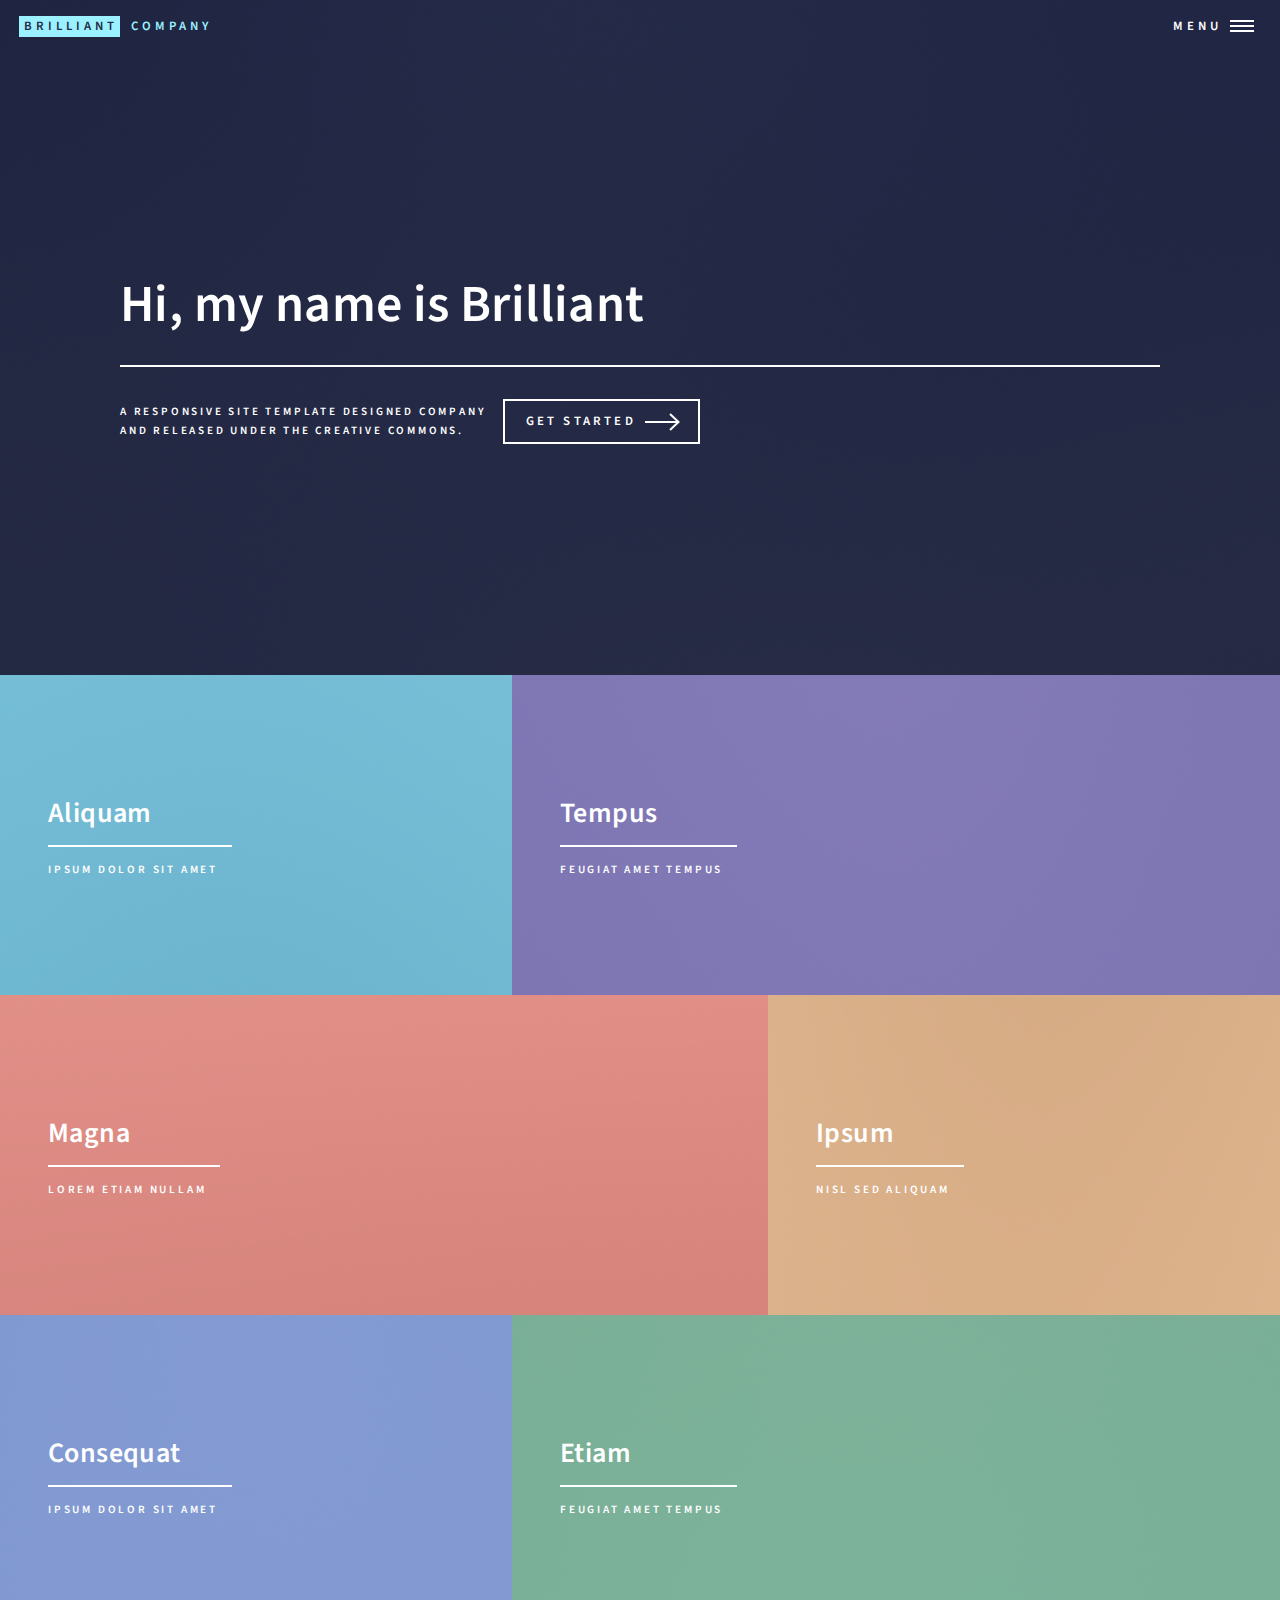
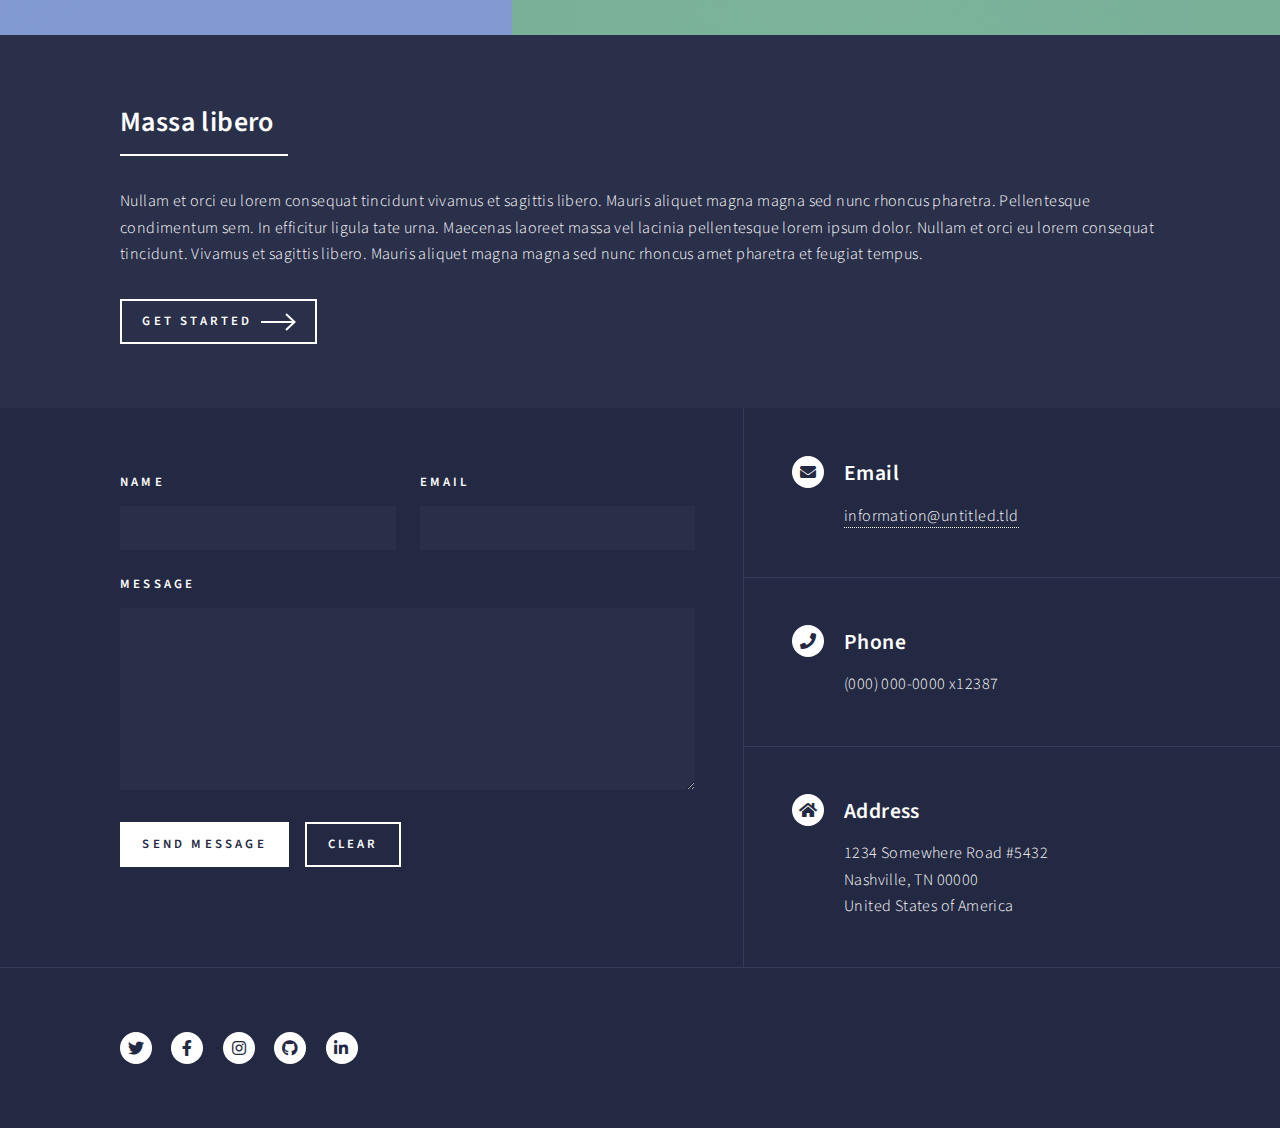
<file: html5up-forty/index.html>
<!DOCTYPE HTML>

<html>
	<head>
		<title>Standard Boilerplate</title>
		<meta charset="utf-8" />
		<meta name="viewport" content="width=device-width, initial-scale=1, user-scalable=no" />
		<link rel="stylesheet" href="assets/css/main.css" />
		<noscript><link rel="stylesheet" href="assets/css/noscript.css" /></noscript>
	</head>
	<body class="is-preload">

		<!-- Wrapper -->
			<div id="wrapper">

				<!-- Header -->
					<header id="header" class="alt">
						<a href="index.html" class="logo"><strong>Brilliant</strong> <span>Company</span></a>
						<nav>
							<a href="#menu">Menu</a>
						</nav>
					</header>

				<!-- Menu -->
					<nav id="menu">
						<ul class="links">
							<li><a href="index.html">Home</a></li>
							<li><a href="landing.html">Landing</a></li>
							<li><a href="generic.html">Generic</a></li>
							<li><a href="elements.html">Elements</a></li>
						</ul>
						<ul class="actions stacked">
							<li><a href="#" class="button primary fit">Get Started</a></li>
							<li><a href="#" class="button fit">Log In</a></li>
						</ul>
					</nav>

				<!-- Banner -->
					<section id="banner" class="major">
						<div class="inner">
							<header class="major">
								<h1>Hi, my name is Brilliant</h1>
							</header>
							<div class="content">
								<p>A responsive site template designed Company<br />
								and released under the Creative Commons.</p>
								<ul class="actions">
									<li><a href="#one" class="button next scrolly">Get Started</a></li>
								</ul>
							</div>
						</div>
					</section>

				<!-- Main -->
					<div id="main">

						<!-- One -->
							<section id="one" class="tiles">
								<article>
									<span class="image">
										<img src="images/pic01.jpg" alt="" />
									</span>
									<header class="major">
										<h3><a href="landing.html" class="link">Aliquam</a></h3>
										<p>Ipsum dolor sit amet</p>
									</header>
								</article>
								<article>
									<span class="image">
										<img src="images/pic02.jpg" alt="" />
									</span>
									<header class="major">
										<h3><a href="landing.html" class="link">Tempus</a></h3>
										<p>feugiat amet tempus</p>
									</header>
								</article>
								<article>
									<span class="image">
										<img src="images/pic03.jpg" alt="" />
									</span>
									<header class="major">
										<h3><a href="landing.html" class="link">Magna</a></h3>
										<p>Lorem etiam nullam</p>
									</header>
								</article>
								<article>
									<span class="image">
										<img src="images/pic04.jpg" alt="" />
									</span>
									<header class="major">
										<h3><a href="landing.html" class="link">Ipsum</a></h3>
										<p>Nisl sed aliquam</p>
									</header>
								</article>
								<article>
									<span class="image">
										<img src="images/pic05.jpg" alt="" />
									</span>
									<header class="major">
										<h3><a href="landing.html" class="link">Consequat</a></h3>
										<p>Ipsum dolor sit amet</p>
									</header>
								</article>
								<article>
									<span class="image">
										<img src="images/pic06.jpg" alt="" />
									</span>
									<header class="major">
										<h3><a href="landing.html" class="link">Etiam</a></h3>
										<p>Feugiat amet tempus</p>
									</header>
								</article>
							</section>

						<!-- Two -->
							<section id="two">
								<div class="inner">
									<header class="major">
										<h2>Massa libero</h2>
									</header>
									<p>Nullam et orci eu lorem consequat tincidunt vivamus et sagittis libero. Mauris aliquet magna magna sed nunc rhoncus pharetra. Pellentesque condimentum sem. In efficitur ligula tate urna. Maecenas laoreet massa vel lacinia pellentesque lorem ipsum dolor. Nullam et orci eu lorem consequat tincidunt. Vivamus et sagittis libero. Mauris aliquet magna magna sed nunc rhoncus amet pharetra et feugiat tempus.</p>
									<ul class="actions">
										<li><a href="landing.html" class="button next">Get Started</a></li>
									</ul>
								</div>
							</section>

					</div>

				<!-- Contact -->
					<section id="contact">
						<div class="inner">
							<section>
								<form method="post" action="#">
									<div class="fields">
										<div class="field half">
											<label for="name">Name</label>
											<input type="text" name="name" id="name" />
										</div>
										<div class="field half">
											<label for="email">Email</label>
											<input type="text" name="email" id="email" />
										</div>
										<div class="field">
											<label for="message">Message</label>
											<textarea name="message" id="message" rows="6"></textarea>
										</div>
									</div>
									<ul class="actions">
										<li><input type="submit" value="Send Message" class="primary" /></li>
										<li><input type="reset" value="Clear" /></li>
									</ul>
								</form>
							</section>
							<section class="split">
								<section>
									<div class="contact-method">
										<span class="icon solid alt fa-envelope"></span>
										<h3>Email</h3>
										<a href="#">information@untitled.tld</a>
									</div>
								</section>
								<section>
									<div class="contact-method">
										<span class="icon solid alt fa-phone"></span>
										<h3>Phone</h3>
										<span>(000) 000-0000 x12387</span>
									</div>
								</section>
								<section>
									<div class="contact-method">
										<span class="icon solid alt fa-home"></span>
										<h3>Address</h3>
										<span>1234 Somewhere Road #5432<br />
										Nashville, TN 00000<br />
										United States of America</span>
									</div>
								</section>
							</section>
						</div>
					</section>

				<!-- Footer -->
					<footer id="footer">
						<div class="inner">
							<ul class="icons">
								<li><a href="#" class="icon brands alt fa-twitter"><span class="label">Twitter</span></a></li>
								<li><a href="#" class="icon brands alt fa-facebook-f"><span class="label">Facebook</span></a></li>
								<li><a href="#" class="icon brands alt fa-instagram"><span class="label">Instagram</span></a></li>
								<li><a href="#" class="icon brands alt fa-github"><span class="label">GitHub</span></a></li>
								<li><a href="#" class="icon brands alt fa-linkedin-in"><span class="label">LinkedIn</span></a></li>
							</ul>
						</div>
					</footer>

			</div>

		<!-- Scripts -->
			<script src="assets/js/jquery.min.js"></script>
			<script src="assets/js/jquery.scrolly.min.js"></script>
			<script src="assets/js/jquery.scrollex.min.js"></script>
			<script src="assets/js/browser.min.js"></script>
			<script src="assets/js/breakpoints.min.js"></script>
			<script src="assets/js/util.js"></script>
			<script src="assets/js/main.js"></script>

	</body>
</html>
</file>
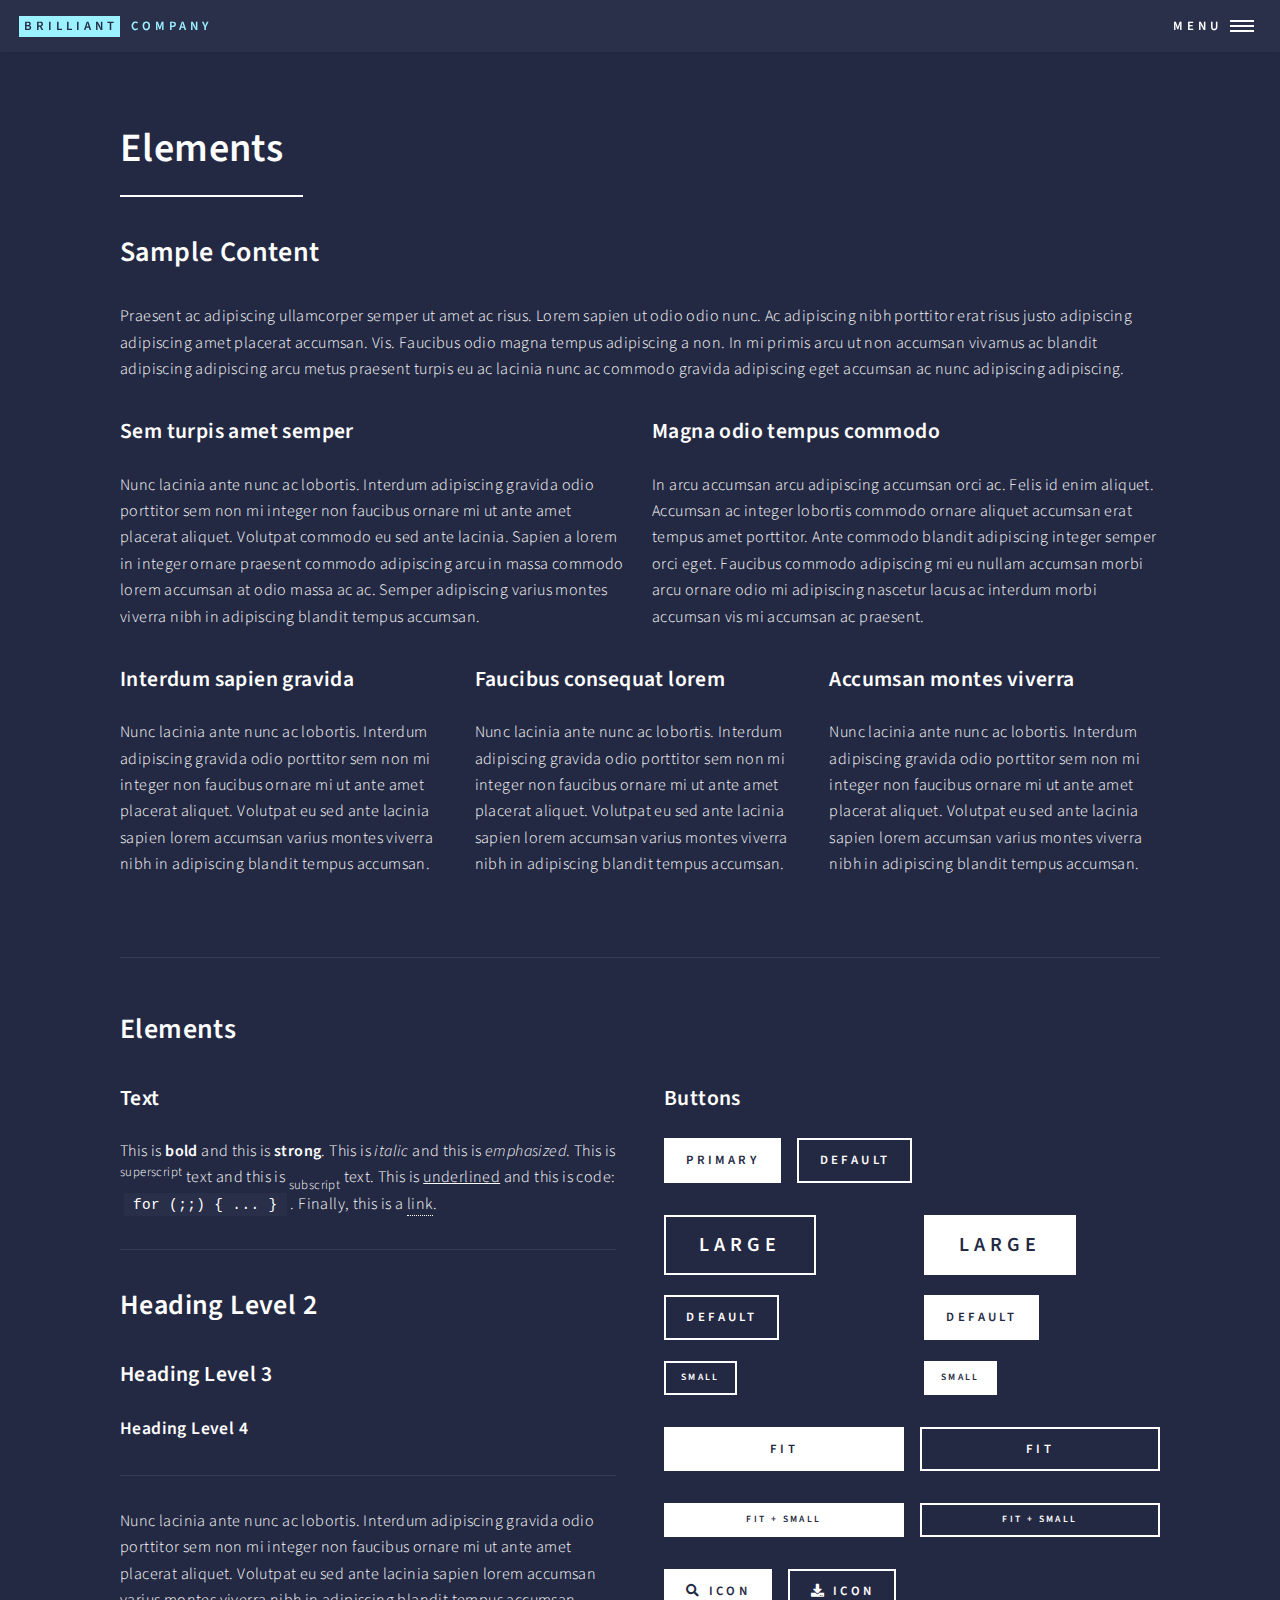
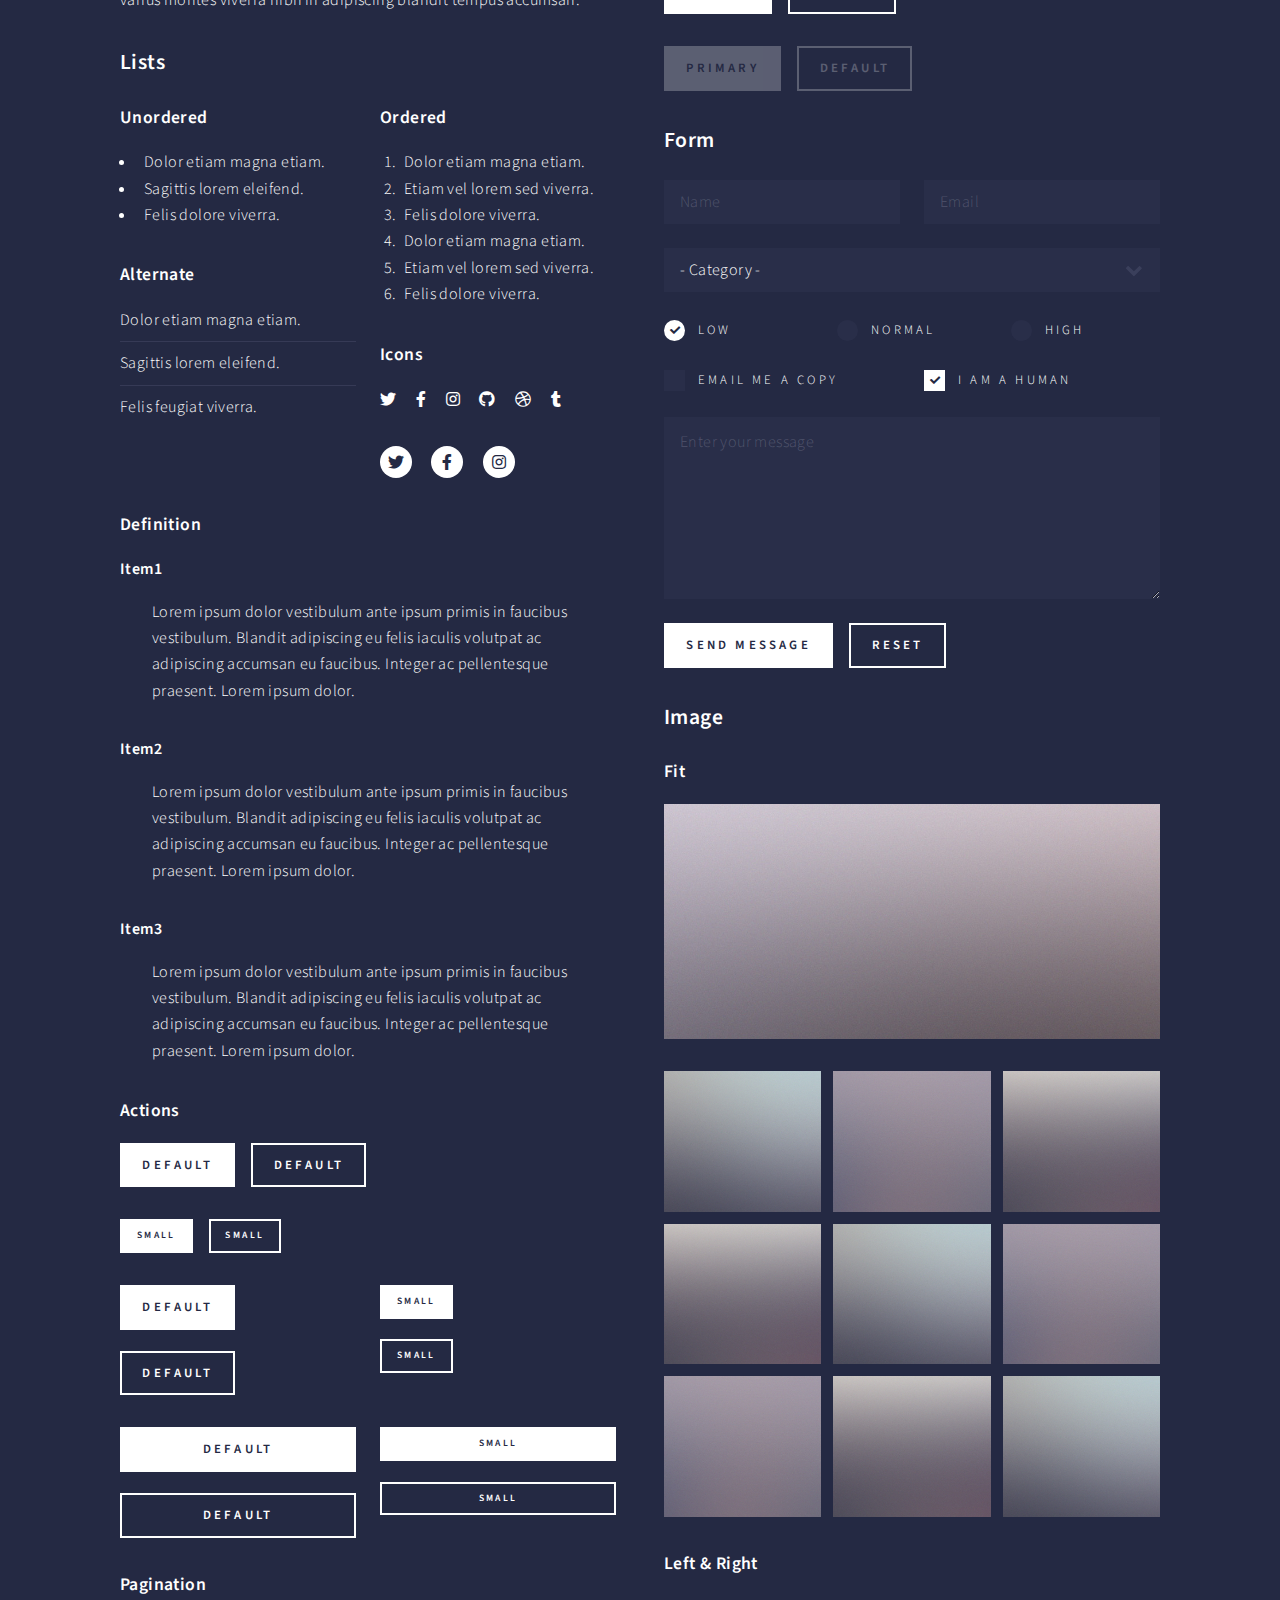
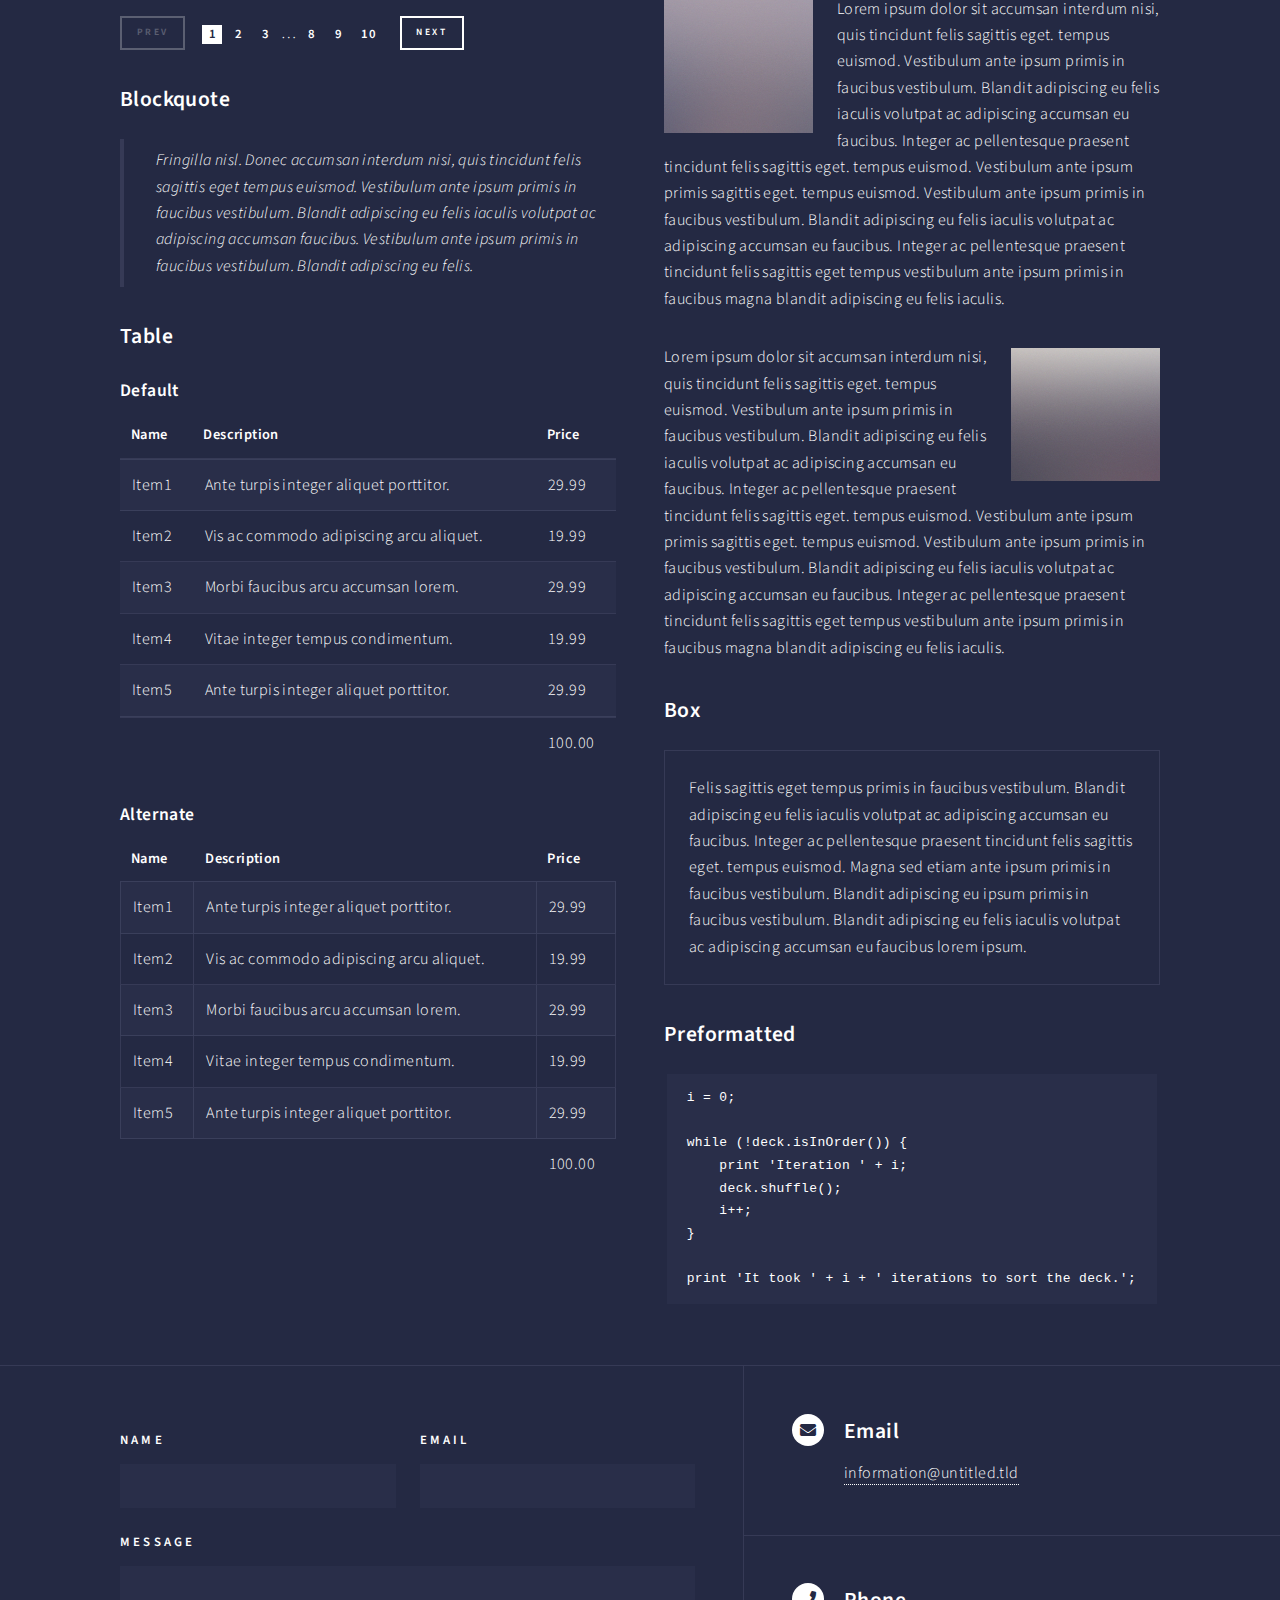
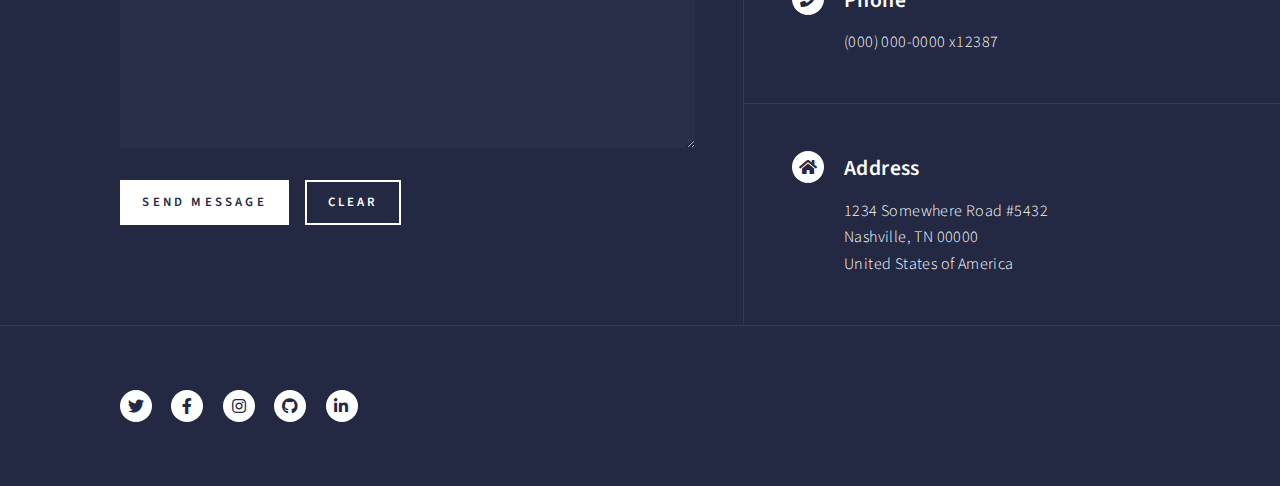
<file: html5up-forty/elements.html>
<!DOCTYPE HTML>

<html>
	<head>
		<title>Elements - Standard Boilerplate</title>
		<meta charset="utf-8" />
		<meta name="viewport" content="width=device-width, initial-scale=1, user-scalable=no" />
		<link rel="stylesheet" href="assets/css/main.css" />
		<noscript><link rel="stylesheet" href="assets/css/noscript.css" /></noscript>
	</head>
	<body class="is-preload">

		<!-- Wrapper -->
			<div id="wrapper">

				<!-- Header -->
					<header id="header">
						<a href="index.html" class="logo"><strong>Brilliant</strong> <span>Company</span></a>
						<nav>
							<a href="#menu">Menu</a>
						</nav>
					</header>

				<!-- Menu -->
					<nav id="menu">
						<ul class="links">
							<li><a href="index.html">Home</a></li>
							<li><a href="landing.html">Landing</a></li>
							<li><a href="generic.html">Generic</a></li>
							<li><a href="elements.html">Elements</a></li>
						</ul>
						<ul class="actions stacked">
							<li><a href="#" class="button primary fit">Get Started</a></li>
							<li><a href="#" class="button fit">Log In</a></li>
						</ul>
					</nav>

				<!-- Main -->
					<div id="main" class="alt">

						<!-- One -->
							<section id="one">
								<div class="inner">
									<header class="major">
										<h1>Elements</h1>
									</header>

									<!-- Content -->
										<h2 id="content">Sample Content</h2>
										<p>Praesent ac adipiscing ullamcorper semper ut amet ac risus. Lorem sapien ut odio odio nunc. Ac adipiscing nibh porttitor erat risus justo adipiscing adipiscing amet placerat accumsan. Vis. Faucibus odio magna tempus adipiscing a non. In mi primis arcu ut non accumsan vivamus ac blandit adipiscing adipiscing arcu metus praesent turpis eu ac lacinia nunc ac commodo gravida adipiscing eget accumsan ac nunc adipiscing adipiscing.</p>
										<div class="row">
											<div class="col-6 col-12-small">
												<h3>Sem turpis amet semper</h3>
												<p>Nunc lacinia ante nunc ac lobortis. Interdum adipiscing gravida odio porttitor sem non mi integer non faucibus ornare mi ut ante amet placerat aliquet. Volutpat commodo eu sed ante lacinia. Sapien a lorem in integer ornare praesent commodo adipiscing arcu in massa commodo lorem accumsan at odio massa ac ac. Semper adipiscing varius montes viverra nibh in adipiscing blandit tempus accumsan.</p>
											</div>
											<div class="col-6 col-12-small">
												<h3>Magna odio tempus commodo</h3>
												<p>In arcu accumsan arcu adipiscing accumsan orci ac. Felis id enim aliquet. Accumsan ac integer lobortis commodo ornare aliquet accumsan erat tempus amet porttitor. Ante commodo blandit adipiscing integer semper orci eget. Faucibus commodo adipiscing mi eu nullam accumsan morbi arcu ornare odio mi adipiscing nascetur lacus ac interdum morbi accumsan vis mi accumsan ac praesent.</p>
											</div>
											<!-- Break -->
											<div class="col-4 col-12-medium">
												<h3>Interdum sapien gravida</h3>
												<p>Nunc lacinia ante nunc ac lobortis. Interdum adipiscing gravida odio porttitor sem non mi integer non faucibus ornare mi ut ante amet placerat aliquet. Volutpat eu sed ante lacinia sapien lorem accumsan varius montes viverra nibh in adipiscing blandit tempus accumsan.</p>
											</div>
											<div class="col-4 col-12-medium">
												<h3>Faucibus consequat lorem</h3>
												<p>Nunc lacinia ante nunc ac lobortis. Interdum adipiscing gravida odio porttitor sem non mi integer non faucibus ornare mi ut ante amet placerat aliquet. Volutpat eu sed ante lacinia sapien lorem accumsan varius montes viverra nibh in adipiscing blandit tempus accumsan.</p>
											</div>
											<div class="col-4 col-12-medium">
												<h3>Accumsan montes viverra</h3>
												<p>Nunc lacinia ante nunc ac lobortis. Interdum adipiscing gravida odio porttitor sem non mi integer non faucibus ornare mi ut ante amet placerat aliquet. Volutpat eu sed ante lacinia sapien lorem accumsan varius montes viverra nibh in adipiscing blandit tempus accumsan.</p>
											</div>
										</div>

									<hr class="major" />

									<!-- Elements -->
										<h2 id="elements">Elements</h2>
										<div class="row gtr-200">
											<div class="col-6 col-12-medium">

												<!-- Text stuff -->
													<h3>Text</h3>
													<p>This is <b>bold</b> and this is <strong>strong</strong>. This is <i>italic</i> and this is <em>emphasized</em>.
													This is <sup>superscript</sup> text and this is <sub>subscript</sub> text.
													This is <u>underlined</u> and this is code: <code>for (;;) { ... }</code>.
													Finally, this is a <a href="#">link</a>.</p>
													<hr />
													<h2>Heading Level 2</h2>
													<h3>Heading Level 3</h3>
													<h4>Heading Level 4</h4>
													<hr />
													<p>Nunc lacinia ante nunc ac lobortis. Interdum adipiscing gravida odio porttitor sem non mi integer non faucibus ornare mi ut ante amet placerat aliquet. Volutpat eu sed ante lacinia sapien lorem accumsan varius montes viverra nibh in adipiscing blandit tempus accumsan.</p>

												<!-- Lists -->
													<h3>Lists</h3>
													<div class="row">
														<div class="col-6 col-12-small">

															<h4>Unordered</h4>
															<ul>
																<li>Dolor etiam magna etiam.</li>
																<li>Sagittis lorem eleifend.</li>
																<li>Felis dolore viverra.</li>
															</ul>

															<h4>Alternate</h4>
															<ul class="alt">
																<li>Dolor etiam magna etiam.</li>
																<li>Sagittis lorem eleifend.</li>
																<li>Felis feugiat viverra.</li>
															</ul>

														</div>
														<div class="col-6 col-12-small">

															<h4>Ordered</h4>
															<ol>
																<li>Dolor etiam magna etiam.</li>
																<li>Etiam vel lorem sed viverra.</li>
																<li>Felis dolore viverra.</li>
																<li>Dolor etiam magna etiam.</li>
																<li>Etiam vel lorem sed viverra.</li>
																<li>Felis dolore viverra.</li>
															</ol>

															<h4>Icons</h4>
															<ul class="icons">
																<li><a href="#" class="icon brands fa-twitter"><span class="label">Twitter</span></a></li>
																<li><a href="#" class="icon brands fa-facebook-f"><span class="label">Facebook</span></a></li>
																<li><a href="#" class="icon brands fa-instagram"><span class="label">Instagram</span></a></li>
																<li><a href="#" class="icon brands fa-github"><span class="label">Github</span></a></li>
																<li><a href="#" class="icon brands fa-dribbble"><span class="label">Dribbble</span></a></li>
																<li><a href="#" class="icon brands fa-tumblr"><span class="label">Tumblr</span></a></li>
															</ul>
															<ul class="icons">
																<li><a href="#" class="icon brands alt fa-twitter"><span class="label">Twitter</span></a></li>
																<li><a href="#" class="icon brands alt fa-facebook-f"><span class="label">Facebook</span></a></li>
																<li><a href="#" class="icon brands alt fa-instagram"><span class="label">Instagram</span></a></li>
															</ul>

														</div>
													</div>
													<h4>Definition</h4>
													<dl>
														<dt>Item1</dt>
														<dd>
															<p>Lorem ipsum dolor vestibulum ante ipsum primis in faucibus vestibulum. Blandit adipiscing eu felis iaculis volutpat ac adipiscing accumsan eu faucibus. Integer ac pellentesque praesent. Lorem ipsum dolor.</p>
														</dd>
														<dt>Item2</dt>
														<dd>
															<p>Lorem ipsum dolor vestibulum ante ipsum primis in faucibus vestibulum. Blandit adipiscing eu felis iaculis volutpat ac adipiscing accumsan eu faucibus. Integer ac pellentesque praesent. Lorem ipsum dolor.</p>
														</dd>
														<dt>Item3</dt>
														<dd>
															<p>Lorem ipsum dolor vestibulum ante ipsum primis in faucibus vestibulum. Blandit adipiscing eu felis iaculis volutpat ac adipiscing accumsan eu faucibus. Integer ac pellentesque praesent. Lorem ipsum dolor.</p>
														</dd>
													</dl>

													<h4>Actions</h4>
													<ul class="actions">
														<li><a href="#" class="button primary">Default</a></li>
														<li><a href="#" class="button">Default</a></li>
													</ul>
													<ul class="actions small">
														<li><a href="#" class="button primary small">Small</a></li>
														<li><a href="#" class="button small">Small</a></li>
													</ul>
													<div class="row">
														<div class="col-6 col-12-small">
															<ul class="actions stacked">
																<li><a href="#" class="button primary">Default</a></li>
																<li><a href="#" class="button">Default</a></li>
															</ul>
														</div>
														<div class="col-6 col-12-small">
															<ul class="actions stacked">
																<li><a href="#" class="button primary small">Small</a></li>
																<li><a href="#" class="button small">Small</a></li>
															</ul>
														</div>
														<div class="col-6 col-12-small">
															<ul class="actions stacked">
																<li><a href="#" class="button primary fit">Default</a></li>
																<li><a href="#" class="button fit">Default</a></li>
															</ul>
														</div>
														<div class="col-6 col-12-small">
															<ul class="actions stacked">
																<li><a href="#" class="button primary small fit">Small</a></li>
																<li><a href="#" class="button small fit">Small</a></li>
															</ul>
														</div>
													</div>

													<h4>Pagination</h4>
													<ul class="pagination">
														<li><span class="button small disabled">Prev</span></li>
														<li><a href="#" class="page active">1</a></li>
														<li><a href="#" class="page">2</a></li>
														<li><a href="#" class="page">3</a></li>
														<li><span>&hellip;</span></li>
														<li><a href="#" class="page">8</a></li>
														<li><a href="#" class="page">9</a></li>
														<li><a href="#" class="page">10</a></li>
														<li><a href="#" class="button small">Next</a></li>
													</ul>

												<!-- Blockquote -->
													<h3>Blockquote</h3>
													<blockquote>Fringilla nisl. Donec accumsan interdum nisi, quis tincidunt felis sagittis eget tempus euismod. Vestibulum ante ipsum primis in faucibus vestibulum. Blandit adipiscing eu felis iaculis volutpat ac adipiscing accumsan faucibus. Vestibulum ante ipsum primis in faucibus vestibulum. Blandit adipiscing eu felis.</blockquote>

												<!-- Table -->
													<h3>Table</h3>

													<h4>Default</h4>
													<div class="table-wrapper">
														<table>
															<thead>
																<tr>
																	<th>Name</th>
																	<th>Description</th>
																	<th>Price</th>
																</tr>
															</thead>
															<tbody>
																<tr>
																	<td>Item1</td>
																	<td>Ante turpis integer aliquet porttitor.</td>
																	<td>29.99</td>
																</tr>
																<tr>
																	<td>Item2</td>
																	<td>Vis ac commodo adipiscing arcu aliquet.</td>
																	<td>19.99</td>
																</tr>
																<tr>
																	<td>Item3</td>
																	<td> Morbi faucibus arcu accumsan lorem.</td>
																	<td>29.99</td>
																</tr>
																<tr>
																	<td>Item4</td>
																	<td>Vitae integer tempus condimentum.</td>
																	<td>19.99</td>
																</tr>
																<tr>
																	<td>Item5</td>
																	<td>Ante turpis integer aliquet porttitor.</td>
																	<td>29.99</td>
																</tr>
															</tbody>
															<tfoot>
																<tr>
																	<td colspan="2"></td>
																	<td>100.00</td>
																</tr>
															</tfoot>
														</table>
													</div>

													<h4>Alternate</h4>
													<div class="table-wrapper">
														<table class="alt">
															<thead>
																<tr>
																	<th>Name</th>
																	<th>Description</th>
																	<th>Price</th>
																</tr>
															</thead>
															<tbody>
																<tr>
																	<td>Item1</td>
																	<td>Ante turpis integer aliquet porttitor.</td>
																	<td>29.99</td>
																</tr>
																<tr>
																	<td>Item2</td>
																	<td>Vis ac commodo adipiscing arcu aliquet.</td>
																	<td>19.99</td>
																</tr>
																<tr>
																	<td>Item3</td>
																	<td> Morbi faucibus arcu accumsan lorem.</td>
																	<td>29.99</td>
																</tr>
																<tr>
																	<td>Item4</td>
																	<td>Vitae integer tempus condimentum.</td>
																	<td>19.99</td>
																</tr>
																<tr>
																	<td>Item5</td>
																	<td>Ante turpis integer aliquet porttitor.</td>
																	<td>29.99</td>
																</tr>
															</tbody>
															<tfoot>
																<tr>
																	<td colspan="2"></td>
																	<td>100.00</td>
																</tr>
															</tfoot>
														</table>
													</div>

											</div>
											<div class="col-6 col-12-medium">

												<!-- Buttons -->
													<h3>Buttons</h3>
													<ul class="actions">
														<li><a href="#" class="button primary">Primary</a></li>
														<li><a href="#" class="button">Default</a></li>
													</ul>
													<div class="row">
														<div class="col-6 col-12-xsmall">
															<ul class="actions stacked">
																<li><a href="#" class="button large">Large</a></li>
																<li><a href="#" class="button">Default</a></li>
																<li><a href="#" class="button small">Small</a></li>
															</ul>
														</div>
														<div class="col-6 col-12-xsmall">
															<ul class="actions stacked">
																<li><a href="#" class="button primary large">Large</a></li>
																<li><a href="#" class="button primary">Default</a></li>
																<li><a href="#" class="button primary small">Small</a></li>
															</ul>
														</div>
													</div>
													<ul class="actions fit">
														<li><a href="#" class="button primary fit">Fit</a></li>
														<li><a href="#" class="button fit">Fit</a></li>
													</ul>
													<ul class="actions fit small">
														<li><a href="#" class="button primary fit small">Fit + Small</a></li>
														<li><a href="#" class="button fit small">Fit + Small</a></li>
													</ul>
													<ul class="actions">
														<li><a href="#" class="button primary icon solid fa-search">Icon</a></li>
														<li><a href="#" class="button icon solid fa-download">Icon</a></li>
													</ul>
													<ul class="actions">
														<li><span class="button primary disabled">Primary</span></li>
														<li><span class="button disabled">Default</span></li>
													</ul>

												<!-- Form -->
													<h3>Form</h3>

													<form method="post" action="#">
														<div class="row gtr-uniform">
															<div class="col-6 col-12-xsmall">
																<input type="text" name="demo-name" id="demo-name" value="" placeholder="Name" />
															</div>
															<div class="col-6 col-12-xsmall">
																<input type="email" name="demo-email" id="demo-email" value="" placeholder="Email" />
															</div>
															<!-- Break -->
															<div class="col-12">
																<select name="demo-category" id="demo-category">
																	<option value="">- Category -</option>
																	<option value="1">Manufacturing</option>
																	<option value="1">Shipping</option>
																	<option value="1">Administration</option>
																	<option value="1">Human Resources</option>
																</select>
															</div>
															<!-- Break -->
															<div class="col-4 col-12-small">
																<input type="radio" id="demo-priority-low" name="demo-priority" checked>
																<label for="demo-priority-low">Low</label>
															</div>
															<div class="col-4 col-12-small">
																<input type="radio" id="demo-priority-normal" name="demo-priority">
																<label for="demo-priority-normal">Normal</label>
															</div>
															<div class="col-4 col-12-small">
																<input type="radio" id="demo-priority-high" name="demo-priority">
																<label for="demo-priority-high">High</label>
															</div>
															<!-- Break -->
															<div class="col-6 col-12-small">
																<input type="checkbox" id="demo-copy" name="demo-copy">
																<label for="demo-copy">Email me a copy</label>
															</div>
															<div class="col-6 col-12-small">
																<input type="checkbox" id="demo-human" name="demo-human" checked>
																<label for="demo-human">I am a human</label>
															</div>
															<!-- Break -->
															<div class="col-12">
																<textarea name="demo-message" id="demo-message" placeholder="Enter your message" rows="6"></textarea>
															</div>
															<!-- Break -->
															<div class="col-12">
																<ul class="actions">
																	<li><input type="submit" value="Send Message" class="primary" /></li>
																	<li><input type="reset" value="Reset" /></li>
																</ul>
															</div>
														</div>
													</form>

												<!-- Image -->
													<h3>Image</h3>

													<h4>Fit</h4>
													<span class="image fit"><img src="images/pic03.jpg" alt="" /></span>
													<div class="box alt">
														<div class="row gtr-50 gtr-uniform">
															<div class="col-4"><span class="image fit"><img src="images/pic08.jpg" alt="" /></span></div>
															<div class="col-4"><span class="image fit"><img src="images/pic09.jpg" alt="" /></span></div>
															<div class="col-4"><span class="image fit"><img src="images/pic10.jpg" alt="" /></span></div>
															<!-- Break -->
															<div class="col-4"><span class="image fit"><img src="images/pic10.jpg" alt="" /></span></div>
															<div class="col-4"><span class="image fit"><img src="images/pic08.jpg" alt="" /></span></div>
															<div class="col-4"><span class="image fit"><img src="images/pic09.jpg" alt="" /></span></div>
															<!-- Break -->
															<div class="col-4"><span class="image fit"><img src="images/pic09.jpg" alt="" /></span></div>
															<div class="col-4"><span class="image fit"><img src="images/pic10.jpg" alt="" /></span></div>
															<div class="col-4"><span class="image fit"><img src="images/pic08.jpg" alt="" /></span></div>
														</div>
													</div>

													<h4>Left &amp; Right</h4>
													<p><span class="image left"><img src="images/pic09.jpg" alt="" /></span>Lorem ipsum dolor sit accumsan interdum nisi, quis tincidunt felis sagittis eget. tempus euismod. Vestibulum ante ipsum primis in faucibus vestibulum. Blandit adipiscing eu felis iaculis volutpat ac adipiscing accumsan eu faucibus. Integer ac pellentesque praesent tincidunt felis sagittis eget. tempus euismod. Vestibulum ante ipsum primis sagittis eget. tempus euismod. Vestibulum ante ipsum primis in faucibus vestibulum. Blandit adipiscing eu felis iaculis volutpat ac adipiscing accumsan eu faucibus. Integer ac pellentesque praesent tincidunt felis sagittis eget tempus vestibulum ante ipsum primis in faucibus magna blandit adipiscing eu felis iaculis.</p>
													<p><span class="image right"><img src="images/pic10.jpg" alt="" /></span>Lorem ipsum dolor sit accumsan interdum nisi, quis tincidunt felis sagittis eget. tempus euismod. Vestibulum ante ipsum primis in faucibus vestibulum. Blandit adipiscing eu felis iaculis volutpat ac adipiscing accumsan eu faucibus. Integer ac pellentesque praesent tincidunt felis sagittis eget. tempus euismod. Vestibulum ante ipsum primis sagittis eget. tempus euismod. Vestibulum ante ipsum primis in faucibus vestibulum. Blandit adipiscing eu felis iaculis volutpat ac adipiscing accumsan eu faucibus. Integer ac pellentesque praesent tincidunt felis sagittis eget tempus vestibulum ante ipsum primis in faucibus magna blandit adipiscing eu felis iaculis.</p>

												<!-- Box -->
													<h3>Box</h3>
													<div class="box">
														<p>Felis sagittis eget tempus primis in faucibus vestibulum. Blandit adipiscing eu felis iaculis volutpat ac adipiscing accumsan eu faucibus. Integer ac pellentesque praesent tincidunt felis sagittis eget. tempus euismod. Magna sed etiam ante ipsum primis in faucibus vestibulum. Blandit adipiscing eu ipsum primis in faucibus vestibulum. Blandit adipiscing eu felis iaculis volutpat ac adipiscing accumsan eu faucibus lorem ipsum.</p>
													</div>

												<!-- Preformatted Code -->
													<h3>Preformatted</h3>
													<pre><code>i = 0;

while (!deck.isInOrder()) {
    print 'Iteration ' + i;
    deck.shuffle();
    i++;
}

print 'It took ' + i + ' iterations to sort the deck.';
</code></pre>

											</div>
										</div>

								</div>
							</section>

					</div>

				<!-- Contact -->
					<section id="contact">
						<div class="inner">
							<section>
								<form method="post" action="#">
									<div class="fields">
										<div class="field half">
											<label for="name">Name</label>
											<input type="text" name="name" id="name" />
										</div>
										<div class="field half">
											<label for="email">Email</label>
											<input type="text" name="email" id="email" />
										</div>
										<div class="field">
											<label for="message">Message</label>
											<textarea name="message" id="message" rows="6"></textarea>
										</div>
									</div>
									<ul class="actions">
										<li><input type="submit" value="Send Message" class="primary" /></li>
										<li><input type="reset" value="Clear" /></li>
									</ul>
								</form>
							</section>
							<section class="split">
								<section>
									<div class="contact-method">
										<span class="icon solid alt fa-envelope"></span>
										<h3>Email</h3>
										<a href="#">information@untitled.tld</a>
									</div>
								</section>
								<section>
									<div class="contact-method">
										<span class="icon solid alt fa-phone"></span>
										<h3>Phone</h3>
										<span>(000) 000-0000 x12387</span>
									</div>
								</section>
								<section>
									<div class="contact-method">
										<span class="icon solid alt fa-home"></span>
										<h3>Address</h3>
										<span>1234 Somewhere Road #5432<br />
										Nashville, TN 00000<br />
										United States of America</span>
									</div>
								</section>
							</section>
						</div>
					</section>

				<!-- Footer -->
					<footer id="footer">
						<div class="inner">
							<ul class="icons">
								<li><a href="#" class="icon brands alt fa-twitter"><span class="label">Twitter</span></a></li>
								<li><a href="#" class="icon brands alt fa-facebook-f"><span class="label">Facebook</span></a></li>
								<li><a href="#" class="icon brands alt fa-instagram"><span class="label">Instagram</span></a></li>
								<li><a href="#" class="icon brands alt fa-github"><span class="label">GitHub</span></a></li>
								<li><a href="#" class="icon brands alt fa-linkedin-in"><span class="label">LinkedIn</span></a></li>
							</ul>
						</div>
					</footer>

			</div>

		<!-- Scripts -->
			<script src="assets/js/jquery.min.js"></script>
			<script src="assets/js/jquery.scrolly.min.js"></script>
			<script src="assets/js/jquery.scrollex.min.js"></script>
			<script src="assets/js/browser.min.js"></script>
			<script src="assets/js/breakpoints.min.js"></script>
			<script src="assets/js/util.js"></script>
			<script src="assets/js/main.js"></script>

	</body>
</html>
</file>
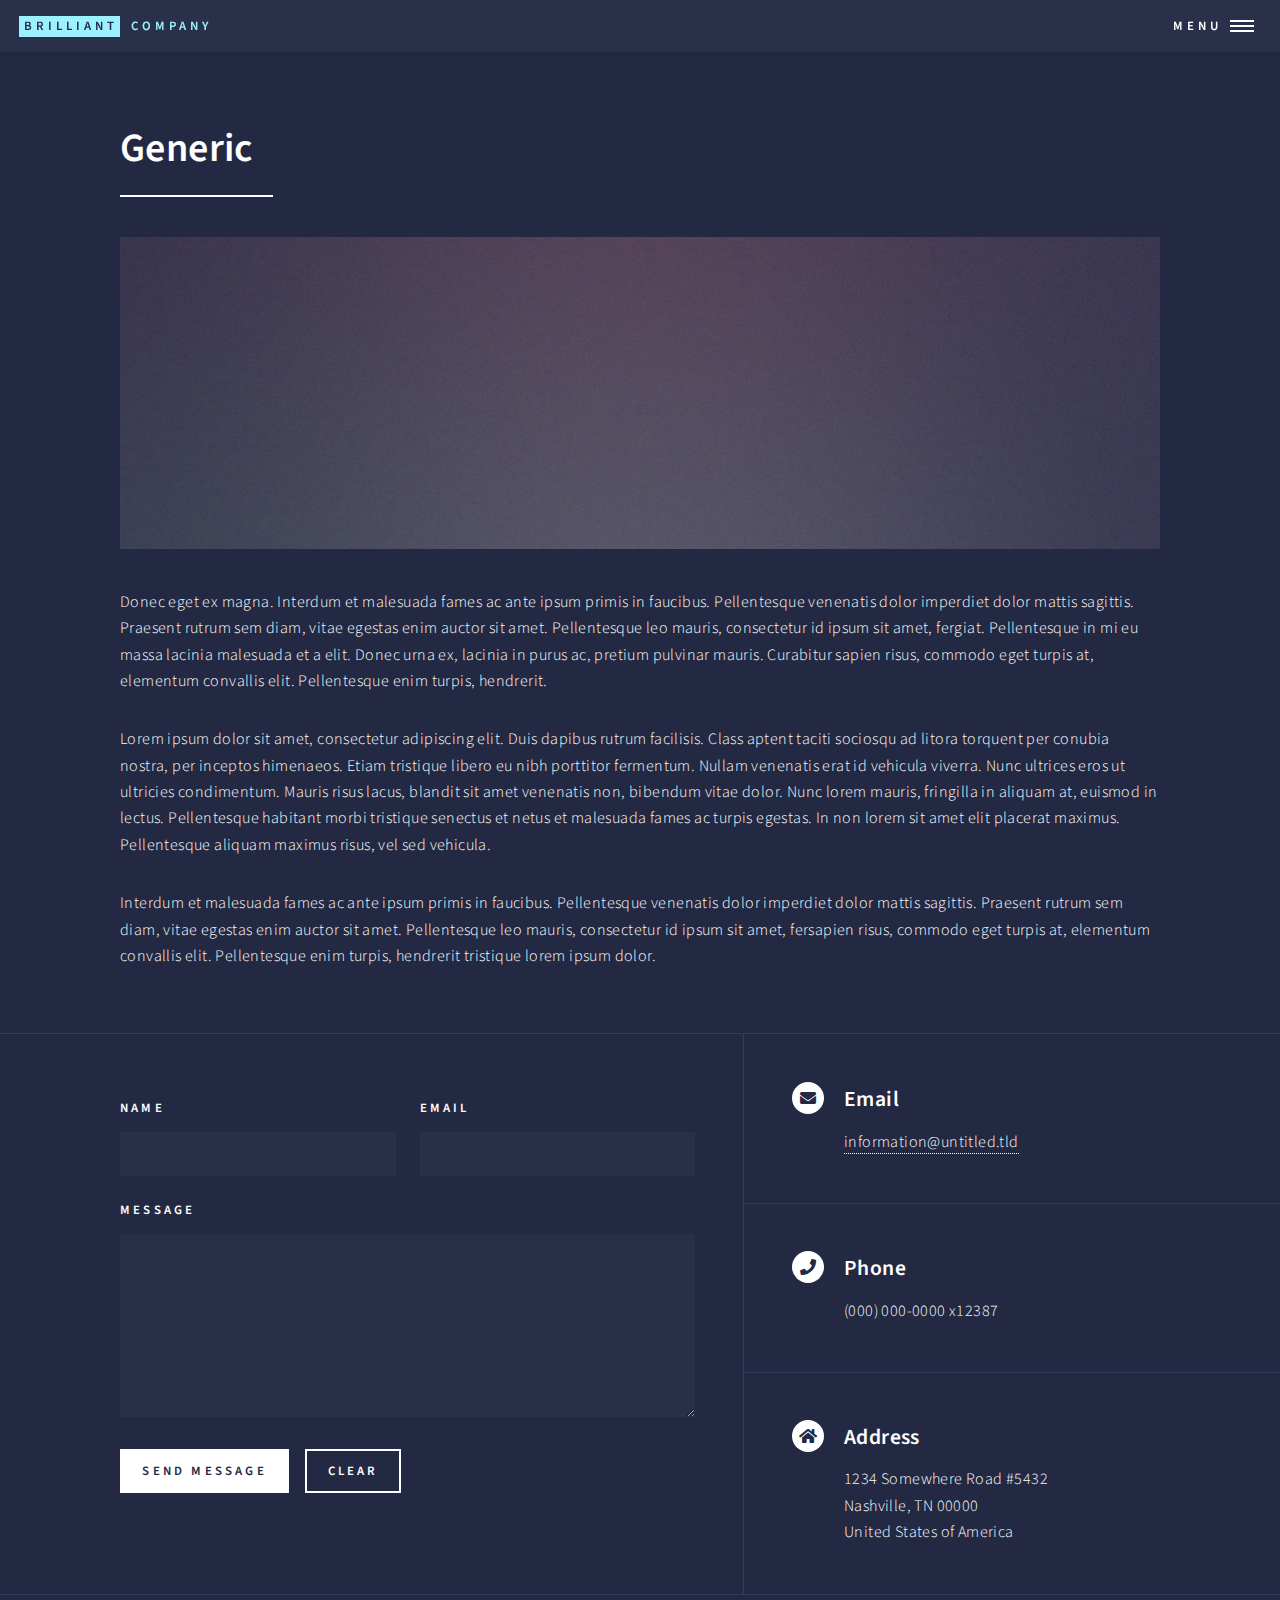
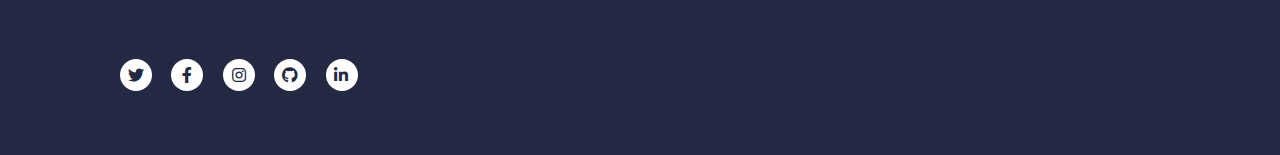
<file: html5up-forty/generic.html>
<!DOCTYPE HTML>

<html>
	<head>
		<title>Generic - Standard Boilerplate</title>
		<meta charset="utf-8" />
		<meta name="viewport" content="width=device-width, initial-scale=1, user-scalable=no" />
		<link rel="stylesheet" href="assets/css/main.css" />
		<noscript><link rel="stylesheet" href="assets/css/noscript.css" /></noscript>
	</head>
	<body class="is-preload">

		<!-- Wrapper -->
			<div id="wrapper">

				<!-- Header -->
					<header id="header">
						<a href="index.html" class="logo"><strong>Brilliant</strong> <span>Company</span></a>
						<nav>
							<a href="#menu">Menu</a>
						</nav>
					</header>

				<!-- Menu -->
					<nav id="menu">
						<ul class="links">
							<li><a href="index.html">Home</a></li>
							<li><a href="landing.html">Landing</a></li>
							<li><a href="generic.html">Generic</a></li>
							<li><a href="elements.html">Elements</a></li>
						</ul>
						<ul class="actions stacked">
							<li><a href="#" class="button primary fit">Get Started</a></li>
							<li><a href="#" class="button fit">Log In</a></li>
						</ul>
					</nav>

				<!-- Main -->
					<div id="main" class="alt">

						<!-- One -->
							<section id="one">
								<div class="inner">
									<header class="major">
										<h1>Generic</h1>
									</header>
									<span class="image main"><img src="images/pic11.jpg" alt="" /></span>
									<p>Donec eget ex magna. Interdum et malesuada fames ac ante ipsum primis in faucibus. Pellentesque venenatis dolor imperdiet dolor mattis sagittis. Praesent rutrum sem diam, vitae egestas enim auctor sit amet. Pellentesque leo mauris, consectetur id ipsum sit amet, fergiat. Pellentesque in mi eu massa lacinia malesuada et a elit. Donec urna ex, lacinia in purus ac, pretium pulvinar mauris. Curabitur sapien risus, commodo eget turpis at, elementum convallis elit. Pellentesque enim turpis, hendrerit.</p>
									<p>Lorem ipsum dolor sit amet, consectetur adipiscing elit. Duis dapibus rutrum facilisis. Class aptent taciti sociosqu ad litora torquent per conubia nostra, per inceptos himenaeos. Etiam tristique libero eu nibh porttitor fermentum. Nullam venenatis erat id vehicula viverra. Nunc ultrices eros ut ultricies condimentum. Mauris risus lacus, blandit sit amet venenatis non, bibendum vitae dolor. Nunc lorem mauris, fringilla in aliquam at, euismod in lectus. Pellentesque habitant morbi tristique senectus et netus et malesuada fames ac turpis egestas. In non lorem sit amet elit placerat maximus. Pellentesque aliquam maximus risus, vel sed vehicula.</p>
									<p>Interdum et malesuada fames ac ante ipsum primis in faucibus. Pellentesque venenatis dolor imperdiet dolor mattis sagittis. Praesent rutrum sem diam, vitae egestas enim auctor sit amet. Pellentesque leo mauris, consectetur id ipsum sit amet, fersapien risus, commodo eget turpis at, elementum convallis elit. Pellentesque enim turpis, hendrerit tristique lorem ipsum dolor.</p>
								</div>
							</section>

					</div>

				<!-- Contact -->
					<section id="contact">
						<div class="inner">
							<section>
								<form method="post" action="#">
									<div class="fields">
										<div class="field half">
											<label for="name">Name</label>
											<input type="text" name="name" id="name" />
										</div>
										<div class="field half">
											<label for="email">Email</label>
											<input type="text" name="email" id="email" />
										</div>
										<div class="field">
											<label for="message">Message</label>
											<textarea name="message" id="message" rows="6"></textarea>
										</div>
									</div>
									<ul class="actions">
										<li><input type="submit" value="Send Message" class="primary" /></li>
										<li><input type="reset" value="Clear" /></li>
									</ul>
								</form>
							</section>
							<section class="split">
								<section>
									<div class="contact-method">
										<span class="icon solid alt fa-envelope"></span>
										<h3>Email</h3>
										<a href="#">information@untitled.tld</a>
									</div>
								</section>
								<section>
									<div class="contact-method">
										<span class="icon solid alt fa-phone"></span>
										<h3>Phone</h3>
										<span>(000) 000-0000 x12387</span>
									</div>
								</section>
								<section>
									<div class="contact-method">
										<span class="icon solid alt fa-home"></span>
										<h3>Address</h3>
										<span>1234 Somewhere Road #5432<br />
										Nashville, TN 00000<br />
										United States of America</span>
									</div>
								</section>
							</section>
						</div>
					</section>

				<!-- Footer -->
					<footer id="footer">
						<div class="inner">
							<ul class="icons">
								<li><a href="#" class="icon brands alt fa-twitter"><span class="label">Twitter</span></a></li>
								<li><a href="#" class="icon brands alt fa-facebook-f"><span class="label">Facebook</span></a></li>
								<li><a href="#" class="icon brands alt fa-instagram"><span class="label">Instagram</span></a></li>
								<li><a href="#" class="icon brands alt fa-github"><span class="label">GitHub</span></a></li>
								<li><a href="#" class="icon brands alt fa-linkedin-in"><span class="label">LinkedIn</span></a></li>
							</ul>
						</div>
					</footer>

			</div>

		<!-- Scripts -->
			<script src="assets/js/jquery.min.js"></script>
			<script src="assets/js/jquery.scrolly.min.js"></script>
			<script src="assets/js/jquery.scrollex.min.js"></script>
			<script src="assets/js/browser.min.js"></script>
			<script src="assets/js/breakpoints.min.js"></script>
			<script src="assets/js/util.js"></script>
			<script src="assets/js/main.js"></script>

	</body>
</html>
</file>
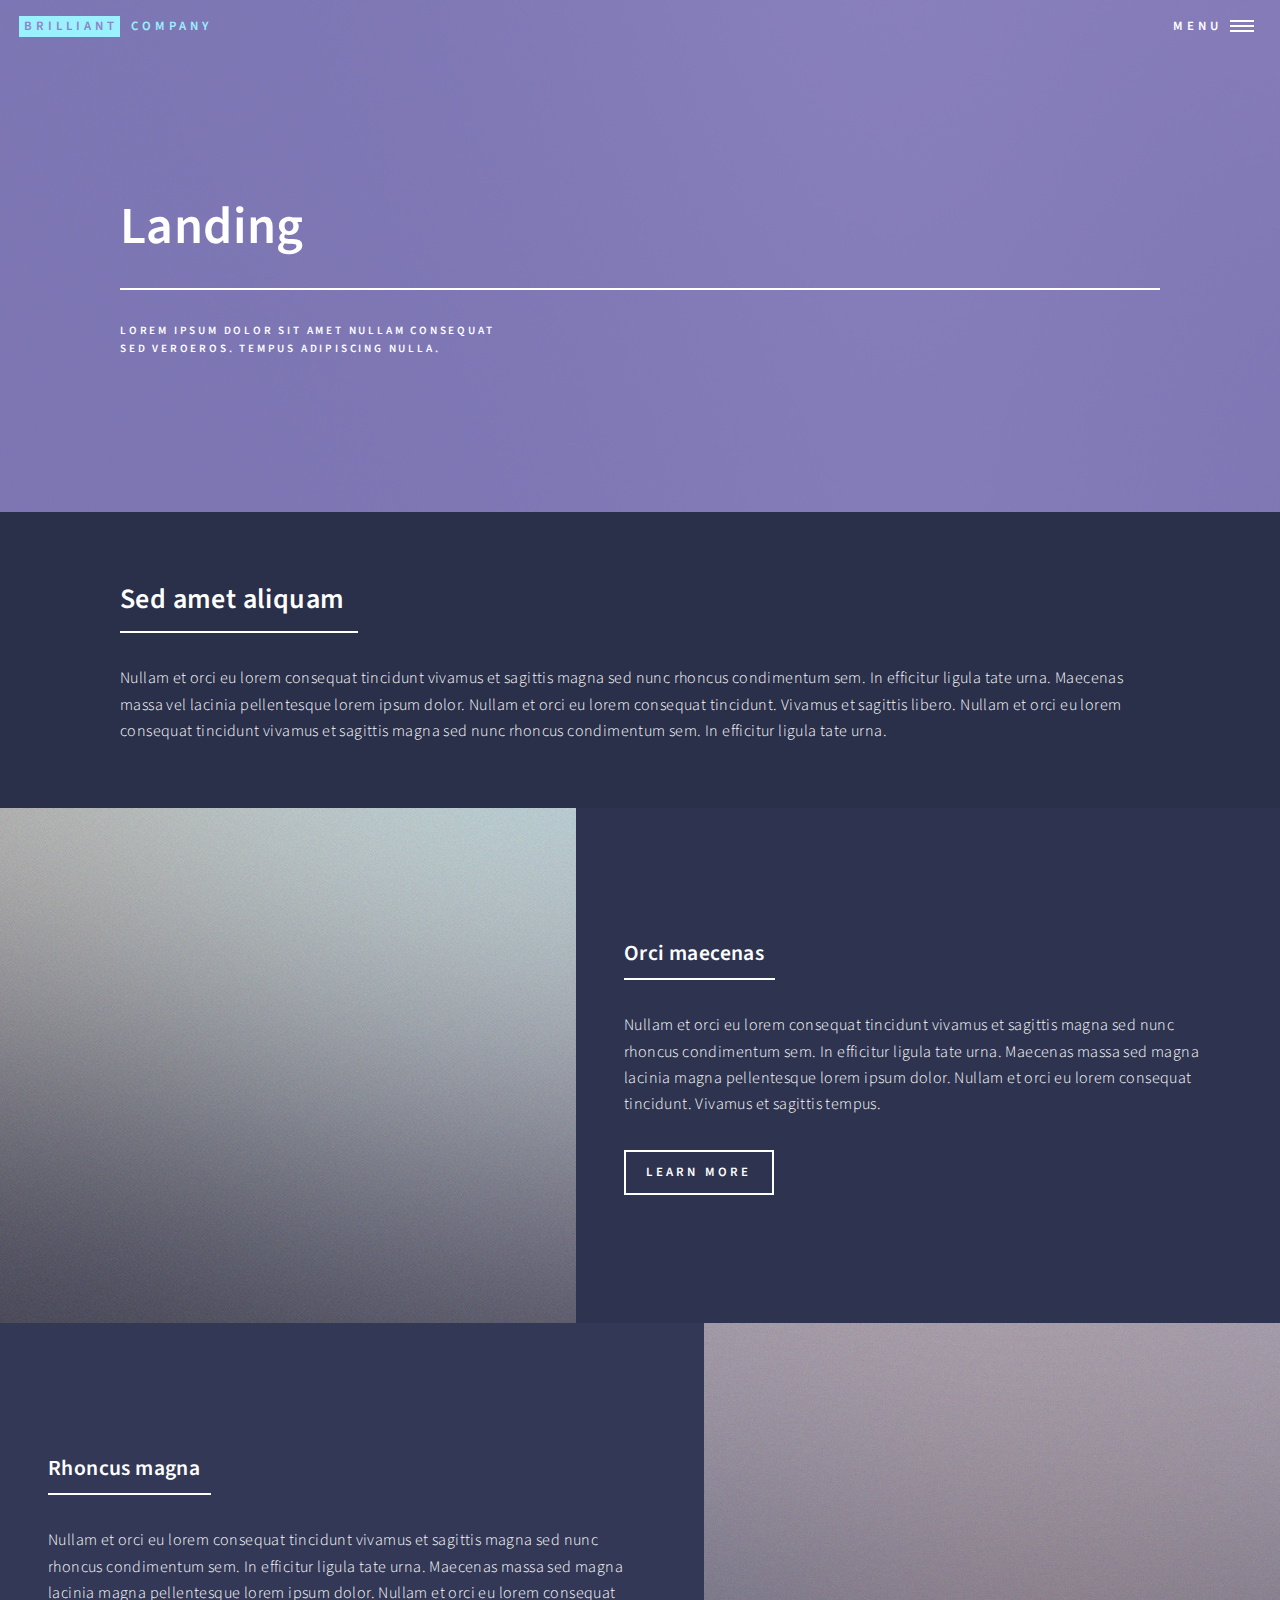
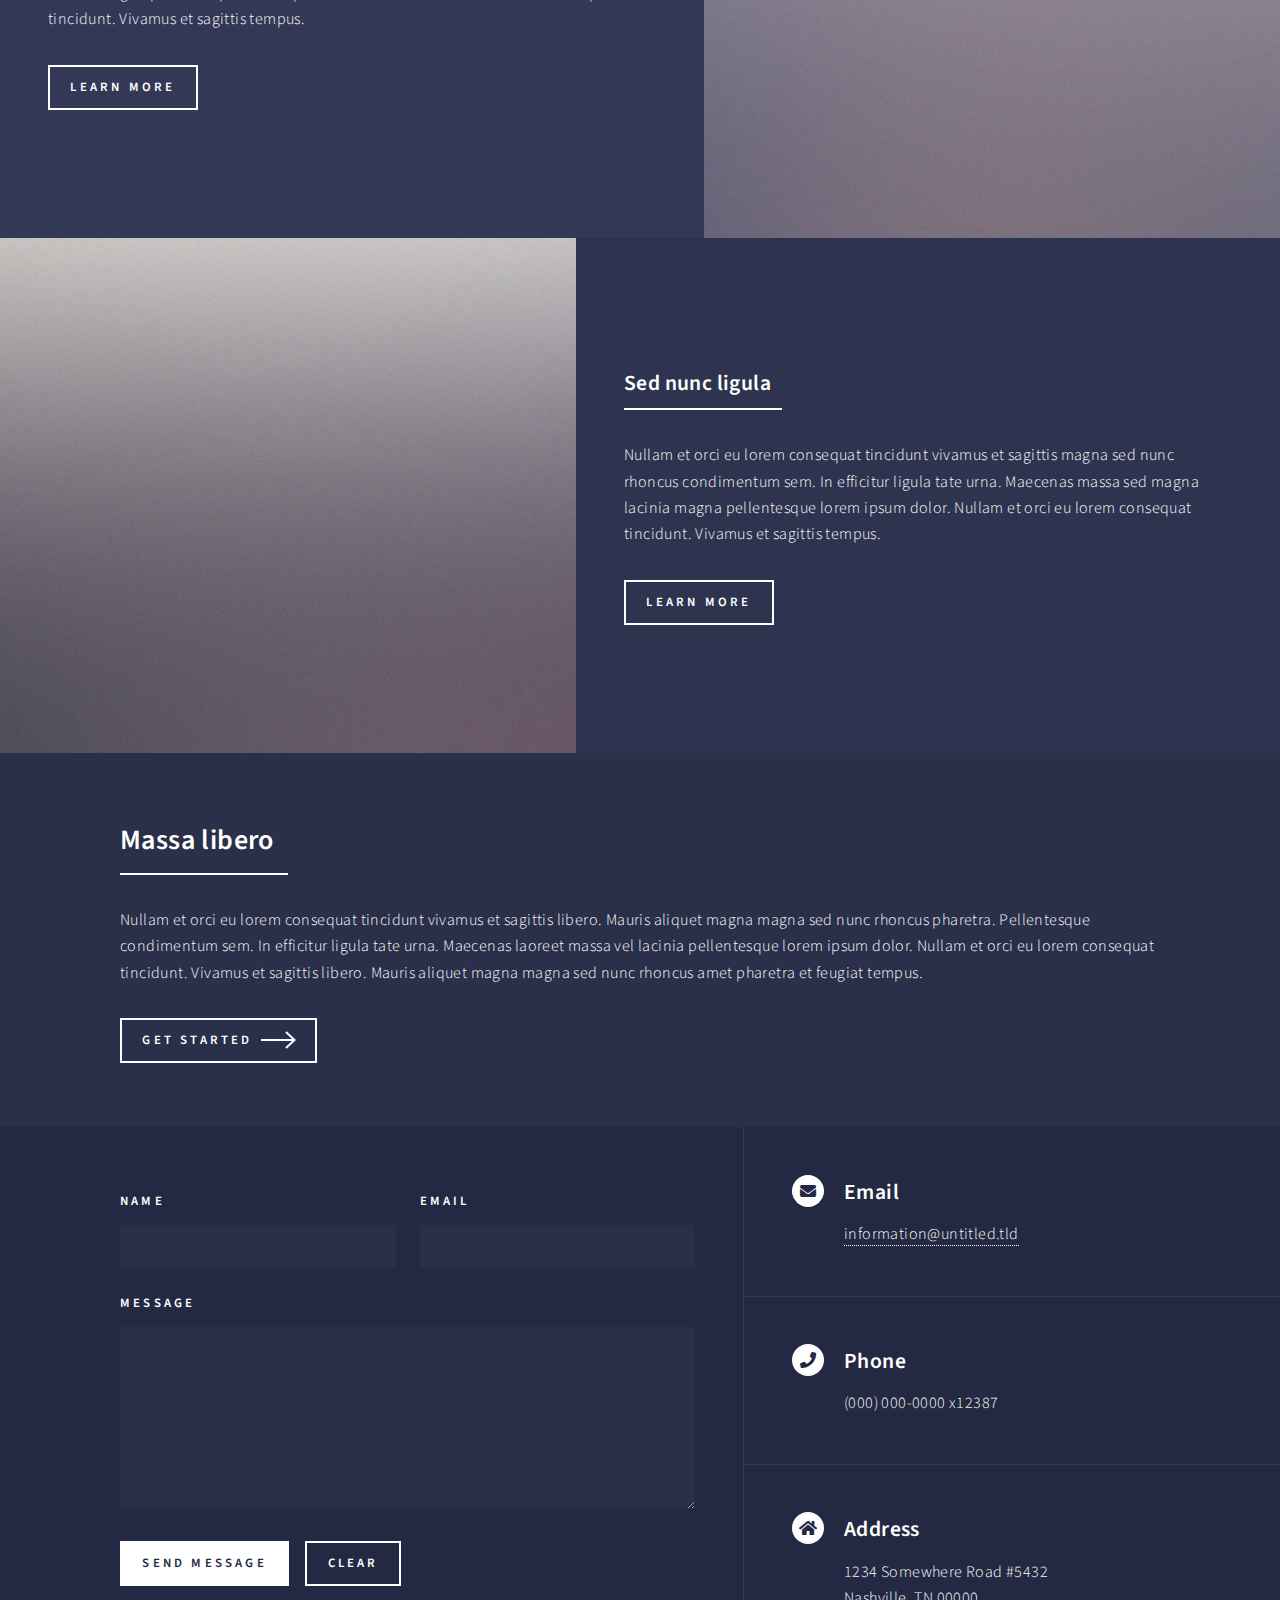
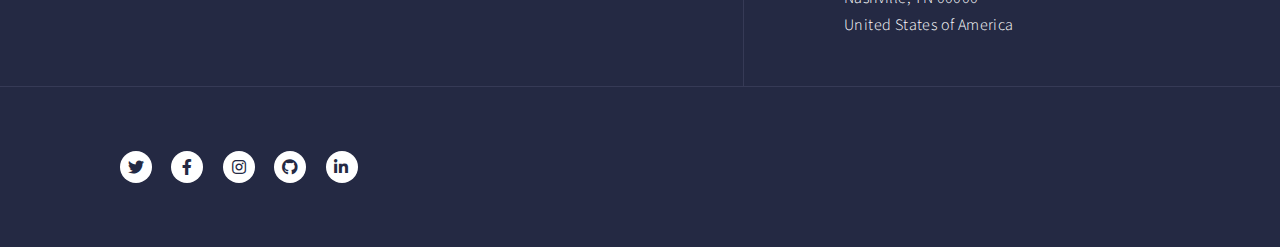
<file: html5up-forty/landing.html>
<!DOCTYPE HTML>

<html>
	<head>
		<title>Landing - Standard Boilerplate</title>
		<meta charset="utf-8" />
		<meta name="viewport" content="width=device-width, initial-scale=1, user-scalable=no" />
		<link rel="stylesheet" href="assets/css/main.css" />
		<noscript><link rel="stylesheet" href="assets/css/noscript.css" /></noscript>
	</head>
	<body class="is-preload">

		<!-- Wrapper -->
			<div id="wrapper">

				<!-- Header -->
				<!-- Note: The "styleN" class below should match that of the banner element. -->
					<header id="header" class="alt style2">
						<a href="index.html" class="logo"><strong>Brilliant</strong> <span>Company</span></a>
						<nav>
							<a href="#menu">Menu</a>
						</nav>
					</header>

				<!-- Menu -->
					<nav id="menu">
						<ul class="links">
							<li><a href="index.html">Home</a></li>
							<li><a href="landing.html">Landing</a></li>
							<li><a href="generic.html">Generic</a></li>
							<li><a href="elements.html">Elements</a></li>
						</ul>
						<ul class="actions stacked">
							<li><a href="#" class="button primary fit">Get Started</a></li>
							<li><a href="#" class="button fit">Log In</a></li>
						</ul>
					</nav>

				<!-- Banner -->
				<!-- Note: The "styleN" class below should match that of the header element. -->
					<section id="banner" class="style2">
						<div class="inner">
							<span class="image">
								<img src="images/pic07.jpg" alt="" />
							</span>
							<header class="major">
								<h1>Landing</h1>
							</header>
							<div class="content">
								<p>Lorem ipsum dolor sit amet nullam consequat<br />
								sed veroeros. tempus adipiscing nulla.</p>
							</div>
						</div>
					</section>

				<!-- Main -->
					<div id="main">

						<!-- One -->
							<section id="one">
								<div class="inner">
									<header class="major">
										<h2>Sed amet aliquam</h2>
									</header>
									<p>Nullam et orci eu lorem consequat tincidunt vivamus et sagittis magna sed nunc rhoncus condimentum sem. In efficitur ligula tate urna. Maecenas massa vel lacinia pellentesque lorem ipsum dolor. Nullam et orci eu lorem consequat tincidunt. Vivamus et sagittis libero. Nullam et orci eu lorem consequat tincidunt vivamus et sagittis magna sed nunc rhoncus condimentum sem. In efficitur ligula tate urna.</p>
								</div>
							</section>

						<!-- Two -->
							<section id="two" class="spotlights">
								<section>
									<a href="generic.html" class="image">
										<img src="images/pic08.jpg" alt="" data-position="center center" />
									</a>
									<div class="content">
										<div class="inner">
											<header class="major">
												<h3>Orci maecenas</h3>
											</header>
											<p>Nullam et orci eu lorem consequat tincidunt vivamus et sagittis magna sed nunc rhoncus condimentum sem. In efficitur ligula tate urna. Maecenas massa sed magna lacinia magna pellentesque lorem ipsum dolor. Nullam et orci eu lorem consequat tincidunt. Vivamus et sagittis tempus.</p>
											<ul class="actions">
												<li><a href="generic.html" class="button">Learn more</a></li>
											</ul>
										</div>
									</div>
								</section>
								<section>
									<a href="generic.html" class="image">
										<img src="images/pic09.jpg" alt="" data-position="top center" />
									</a>
									<div class="content">
										<div class="inner">
											<header class="major">
												<h3>Rhoncus magna</h3>
											</header>
											<p>Nullam et orci eu lorem consequat tincidunt vivamus et sagittis magna sed nunc rhoncus condimentum sem. In efficitur ligula tate urna. Maecenas massa sed magna lacinia magna pellentesque lorem ipsum dolor. Nullam et orci eu lorem consequat tincidunt. Vivamus et sagittis tempus.</p>
											<ul class="actions">
												<li><a href="generic.html" class="button">Learn more</a></li>
											</ul>
										</div>
									</div>
								</section>
								<section>
									<a href="generic.html" class="image">
										<img src="images/pic10.jpg" alt="" data-position="25% 25%" />
									</a>
									<div class="content">
										<div class="inner">
											<header class="major">
												<h3>Sed nunc ligula</h3>
											</header>
											<p>Nullam et orci eu lorem consequat tincidunt vivamus et sagittis magna sed nunc rhoncus condimentum sem. In efficitur ligula tate urna. Maecenas massa sed magna lacinia magna pellentesque lorem ipsum dolor. Nullam et orci eu lorem consequat tincidunt. Vivamus et sagittis tempus.</p>
											<ul class="actions">
												<li><a href="generic.html" class="button">Learn more</a></li>
											</ul>
										</div>
									</div>
								</section>
							</section>

						<!-- Three -->
							<section id="three">
								<div class="inner">
									<header class="major">
										<h2>Massa libero</h2>
									</header>
									<p>Nullam et orci eu lorem consequat tincidunt vivamus et sagittis libero. Mauris aliquet magna magna sed nunc rhoncus pharetra. Pellentesque condimentum sem. In efficitur ligula tate urna. Maecenas laoreet massa vel lacinia pellentesque lorem ipsum dolor. Nullam et orci eu lorem consequat tincidunt. Vivamus et sagittis libero. Mauris aliquet magna magna sed nunc rhoncus amet pharetra et feugiat tempus.</p>
									<ul class="actions">
										<li><a href="generic.html" class="button next">Get Started</a></li>
									</ul>
								</div>
							</section>

					</div>

				<!-- Contact -->
					<section id="contact">
						<div class="inner">
							<section>
								<form method="post" action="#">
									<div class="fields">
										<div class="field half">
											<label for="name">Name</label>
											<input type="text" name="name" id="name" />
										</div>
										<div class="field half">
											<label for="email">Email</label>
											<input type="text" name="email" id="email" />
										</div>
										<div class="field">
											<label for="message">Message</label>
											<textarea name="message" id="message" rows="6"></textarea>
										</div>
									</div>
									<ul class="actions">
										<li><input type="submit" value="Send Message" class="primary" /></li>
										<li><input type="reset" value="Clear" /></li>
									</ul>
								</form>
							</section>
							<section class="split">
								<section>
									<div class="contact-method">
										<span class="icon solid alt fa-envelope"></span>
										<h3>Email</h3>
										<a href="#">information@untitled.tld</a>
									</div>
								</section>
								<section>
									<div class="contact-method">
										<span class="icon solid alt fa-phone"></span>
										<h3>Phone</h3>
										<span>(000) 000-0000 x12387</span>
									</div>
								</section>
								<section>
									<div class="contact-method">
										<span class="icon solid alt fa-home"></span>
										<h3>Address</h3>
										<span>1234 Somewhere Road #5432<br />
										Nashville, TN 00000<br />
										United States of America</span>
									</div>
								</section>
							</section>
						</div>
					</section>

				<!-- Footer -->
					<footer id="footer">
						<div class="inner">
							<ul class="icons">
								<li><a href="#" class="icon brands alt fa-twitter"><span class="label">Twitter</span></a></li>
								<li><a href="#" class="icon brands alt fa-facebook-f"><span class="label">Facebook</span></a></li>
								<li><a href="#" class="icon brands alt fa-instagram"><span class="label">Instagram</span></a></li>
								<li><a href="#" class="icon brands alt fa-github"><span class="label">GitHub</span></a></li>
								<li><a href="#" class="icon brands alt fa-linkedin-in"><span class="label">LinkedIn</span></a></li>
							</ul>
						</div>
					</footer>

			</div>

		<!-- Scripts -->
			<script src="assets/js/jquery.min.js"></script>
			<script src="assets/js/jquery.scrolly.min.js"></script>
			<script src="assets/js/jquery.scrollex.min.js"></script>
			<script src="assets/js/browser.min.js"></script>
			<script src="assets/js/breakpoints.min.js"></script>
			<script src="assets/js/util.js"></script>
			<script src="assets/js/main.js"></script>

	</body>
</html>
</file>
<file: html5up-forty/assets/css/noscript.css>
/*
	Standard Boilerplate
	html5up.net | @ajlkn
	Free for personal and commercial use under the CCA 3.0 license (html5up.net/license)
*/

/* Banner */

	body.is-preload #banner:after {
		opacity: 0.85;
	}

	body.is-preload #banner > .inner {
		-moz-filter: none;
		-webkit-filter: none;
		-ms-filter: none;
		filter: none;
		-moz-transform: none;
		-webkit-transform: none;
		-ms-transform: none;
		transform: none;
		opacity: 1;
	}
</file>
<file: html5up-forty/assets/css/main.css>
@import url(fontawesome-all.min.css);
@import url("https://fonts.googleapis.com/css?family=Source+Sans+Pro:300,300italic,600,600italic");

/*
	Standard Boilerplate
	html5up.net | @ajlkn
	Free for personal and commercial use under the CCA 3.0 license (html5up.net/license)
*/

html, body, div, span, applet, object,
iframe, h1, h2, h3, h4, h5, h6, p, blockquote,
pre, a, abbr, acronym, address, big, cite,
code, del, dfn, em, img, ins, kbd, q, s, samp,
small, strike, strong, sub, sup, tt, var, b,
u, i, center, dl, dt, dd, ol, ul, li, fieldset,
form, label, legend, table, caption, tbody,
tfoot, thead, tr, th, td, article, aside,
canvas, details, embed, figure, figcaption,
footer, header, hgroup, menu, nav, output, ruby,
section, summary, time, mark, audio, video {
	margin: 0;
	padding: 0;
	border: 0;
	font-size: 100%;
	font: inherit;
	vertical-align: baseline;}

article, aside, details, figcaption, figure,
footer, header, hgroup, menu, nav, section {
	display: block;}

body {
	line-height: 1;
}

ol, ul {
	list-style: none;
}

blockquote, q {
	quotes: none;
}

	blockquote:before, blockquote:after, q:before, q:after {
		content: '';
		content: none;
	}

table {
	border-collapse: collapse;
	border-spacing: 0;
}

body {
	-webkit-text-size-adjust: none;
}

mark {
	background-color: transparent;
	color: inherit;
}

input::-moz-focus-inner {
	border: 0;
	padding: 0;
}

input, select, textarea {
	-moz-appearance: none;
	-webkit-appearance: none;
	-ms-appearance: none;
	appearance: none;
}

/* Basic */

	@-ms-viewport {
		width: device-width;
	}

	body {
		-ms-overflow-style: scrollbar;
	}

	@media screen and (max-width: 480px) {

		html, body {
			min-width: 320px;
		}

	}

	html {
		box-sizing: border-box;
	}

	*, *:before, *:after {
		box-sizing: inherit;
	}

	body {
		background: #242943;
	}

		body.is-preload *, body.is-preload *:before, body.is-preload *:after {
			-moz-animation: none !important;
			-webkit-animation: none !important;
			-ms-animation: none !important;
			animation: none !important;
			-moz-transition: none !important;
			-webkit-transition: none !important;
			-ms-transition: none !important;
			transition: none !important;
		}

/* Type */

	body, input, select, textarea {
		color: #ffffff;
		font-family: "Source Sans Pro", Helvetica, sans-serif;
		font-size: 17pt;
		font-weight: 300;
		letter-spacing: 0.025em;
		line-height: 1.65;
	}

		@media screen and (max-width: 1680px) {

			body, input, select, textarea {
				font-size: 14pt;
			}

		}

		@media screen and (max-width: 1280px) {

			body, input, select, textarea {
				font-size: 12pt;
			}

		}

		@media screen and (max-width: 360px) {

			body, input, select, textarea {
				font-size: 11pt;
			}

		}

	a {
		-moz-transition: color 0.2s ease-in-out, border-bottom-color 0.2s ease-in-out;
		-webkit-transition: color 0.2s ease-in-out, border-bottom-color 0.2s ease-in-out;
		-ms-transition: color 0.2s ease-in-out, border-bottom-color 0.2s ease-in-out;
		transition: color 0.2s ease-in-out, border-bottom-color 0.2s ease-in-out;
		border-bottom: dotted 1px;
		color: inherit;
		text-decoration: none;
	}

		a:hover {
			border-bottom-color: transparent;
			color: #9bf1ff !important;
		}

		a:active {
			color: #53e3fb !important;
		}

	strong, b {
		color: #ffffff;
		font-weight: 600;
	}

	em, i {
		font-style: italic;
	}

	p {
		margin: 0 0 2em 0;
	}

	h1, h2, h3, h4, h5, h6 {
		color: #ffffff;
		font-weight: 600;
		line-height: 1.65;
		margin: 0 0 1em 0;
	}

		h1 a, h2 a, h3 a, h4 a, h5 a, h6 a {
			color: inherit;
			border-bottom: 0;
		}

	h1 {
		font-size: 2.5em;
	}

	h2 {
		font-size: 1.75em;
	}

	h3 {
		font-size: 1.35em;
	}

	h4 {
		font-size: 1.1em;
	}

	h5 {
		font-size: 0.9em;
	}

	h6 {
		font-size: 0.7em;
	}

	@media screen and (max-width: 736px) {

		h1 {
			font-size: 2em;
		}

		h2 {
			font-size: 1.5em;
		}

		h3 {
			font-size: 1.25em;
		}

	}

	sub {
		font-size: 0.8em;
		position: relative;
		top: 0.5em;
	}

	sup {
		font-size: 0.8em;
		position: relative;
		top: -0.5em;
	}

	blockquote {
		border-left: solid 4px rgba(212, 212, 255, 0.1);
		font-style: italic;
		margin: 0 0 2em 0;
		padding: 0.5em 0 0.5em 2em;
	}

	code {
		background: rgba(212, 212, 255, 0.035);
		font-family: "Courier New", monospace;
		font-size: 0.9em;
		margin: 0 0.25em;
		padding: 0.25em 0.65em;
	}

	pre {
		-webkit-overflow-scrolling: touch;
		font-family: "Courier New", monospace;
		font-size: 0.9em;
		margin: 0 0 2em 0;
	}

		pre code {
			display: block;
			line-height: 1.75;
			padding: 1em 1.5em;
			overflow-x: auto;
		}

	hr {
		border: 0;
		border-bottom: solid 1px rgba(212, 212, 255, 0.1);
		margin: 2em 0;
	}

		hr.major {
			margin: 3em 0;
		}

	.align-left {
		text-align: left;
	}

	.align-center {
		text-align: center;
	}

	.align-right {
		text-align: right;
	}

/* Row */

	.row {
		display: flex;
		flex-wrap: wrap;
		box-sizing: border-box;
		align-items: stretch;
	}

		.row > * {
			box-sizing: border-box;
		}

		.row.gtr-uniform > * > :last-child {
			margin-bottom: 0;
		}

		.row.aln-left {
			justify-content: flex-start;
		}

		.row.aln-center {
			justify-content: center;
		}

		.row.aln-right {
			justify-content: flex-end;
		}

		.row.aln-top {
			align-items: flex-start;
		}

		.row.aln-middle {
			align-items: center;
		}

		.row.aln-bottom {
			align-items: flex-end;
		}

		.row > .imp {
			order: -1;
		}

		.row > .col-1 {
			width: 8.33333%;
		}

		.row > .off-1 {
			margin-left: 8.33333%;
		}

		.row > .col-2 {
			width: 16.66667%;
		}

		.row > .off-2 {
			margin-left: 16.66667%;
		}

		.row > .col-3 {
			width: 25%;
		}

		.row > .off-3 {
			margin-left: 25%;
		}

		.row > .col-4 {
			width: 33.33333%;
		}

		.row > .off-4 {
			margin-left: 33.33333%;
		}

		.row > .col-5 {
			width: 41.66667%;
		}

		.row > .off-5 {
			margin-left: 41.66667%;
		}

		.row > .col-6 {
			width: 50%;
		}

		.row > .off-6 {
			margin-left: 50%;
		}

		.row > .col-7 {
			width: 58.33333%;
		}

		.row > .off-7 {
			margin-left: 58.33333%;
		}

		.row > .col-8 {
			width: 66.66667%;
		}

		.row > .off-8 {
			margin-left: 66.66667%;
		}

		.row > .col-9 {
			width: 75%;
		}

		.row > .off-9 {
			margin-left: 75%;
		}

		.row > .col-10 {
			width: 83.33333%;
		}

		.row > .off-10 {
			margin-left: 83.33333%;
		}

		.row > .col-11 {
			width: 91.66667%;
		}

		.row > .off-11 {
			margin-left: 91.66667%;
		}

		.row > .col-12 {
			width: 100%;
		}

		.row > .off-12 {
			margin-left: 100%;
		}

		.row.gtr-0 {
			margin-top: 0;
			margin-left: 0em;
		}

			.row.gtr-0 > * {
				padding: 0 0 0 0em;
			}

			.row.gtr-0.gtr-uniform {
				margin-top: 0em;
			}

				.row.gtr-0.gtr-uniform > * {
					padding-top: 0em;
				}

		.row.gtr-25 {
			margin-top: 0;
			margin-left: -0.5em;
		}

			.row.gtr-25 > * {
				padding: 0 0 0 0.5em;
			}

			.row.gtr-25.gtr-uniform {
				margin-top: -0.5em;
			}

				.row.gtr-25.gtr-uniform > * {
					padding-top: 0.5em;
				}

		.row.gtr-50 {
			margin-top: 0;
			margin-left: -1em;
		}

			.row.gtr-50 > * {
				padding: 0 0 0 1em;
			}

			.row.gtr-50.gtr-uniform {
				margin-top: -1em;
			}

				.row.gtr-50.gtr-uniform > * {
					padding-top: 1em;
				}

		.row {
			margin-top: 0;
			margin-left: -2em;
		}

			.row > * {
				padding: 0 0 0 2em;
			}

			.row.gtr-uniform {
				margin-top: -2em;
			}

				.row.gtr-uniform > * {
					padding-top: 2em;
				}

		.row.gtr-150 {
			margin-top: 0;
			margin-left: -3em;
		}

			.row.gtr-150 > * {
				padding: 0 0 0 3em;
			}

			.row.gtr-150.gtr-uniform {
				margin-top: -3em;
			}

				.row.gtr-150.gtr-uniform > * {
					padding-top: 3em;
				}

		.row.gtr-200 {
			margin-top: 0;
			margin-left: -4em;
		}

			.row.gtr-200 > * {
				padding: 0 0 0 4em;
			}

			.row.gtr-200.gtr-uniform {
				margin-top: -4em;
			}

				.row.gtr-200.gtr-uniform > * {
					padding-top: 4em;
				}

		@media screen and (max-width: 1680px) {

			.row {
				display: flex;
				flex-wrap: wrap;
				box-sizing: border-box;
				align-items: stretch;
			}

				.row > * {
					box-sizing: border-box;
				}

				.row.gtr-uniform > * > :last-child {
					margin-bottom: 0;
				}

				.row.aln-left {
					justify-content: flex-start;
				}

				.row.aln-center {
					justify-content: center;
				}

				.row.aln-right {
					justify-content: flex-end;
				}

				.row.aln-top {
					align-items: flex-start;
				}

				.row.aln-middle {
					align-items: center;
				}

				.row.aln-bottom {
					align-items: flex-end;
				}

				.row > .imp-xlarge {
					order: -1;
				}

				.row > .col-1-xlarge {
					width: 8.33333%;
				}

				.row > .off-1-xlarge {
					margin-left: 8.33333%;
				}

				.row > .col-2-xlarge {
					width: 16.66667%;
				}

				.row > .off-2-xlarge {
					margin-left: 16.66667%;
				}

				.row > .col-3-xlarge {
					width: 25%;
				}

				.row > .off-3-xlarge {
					margin-left: 25%;
				}

				.row > .col-4-xlarge {
					width: 33.33333%;
				}

				.row > .off-4-xlarge {
					margin-left: 33.33333%;
				}

				.row > .col-5-xlarge {
					width: 41.66667%;
				}

				.row > .off-5-xlarge {
					margin-left: 41.66667%;
				}

				.row > .col-6-xlarge {
					width: 50%;
				}

				.row > .off-6-xlarge {
					margin-left: 50%;
				}

				.row > .col-7-xlarge {
					width: 58.33333%;
				}

				.row > .off-7-xlarge {
					margin-left: 58.33333%;
				}

				.row > .col-8-xlarge {
					width: 66.66667%;
				}

				.row > .off-8-xlarge {
					margin-left: 66.66667%;
				}

				.row > .col-9-xlarge {
					width: 75%;
				}

				.row > .off-9-xlarge {
					margin-left: 75%;
				}

				.row > .col-10-xlarge {
					width: 83.33333%;
				}

				.row > .off-10-xlarge {
					margin-left: 83.33333%;
				}

				.row > .col-11-xlarge {
					width: 91.66667%;
				}

				.row > .off-11-xlarge {
					margin-left: 91.66667%;
				}

				.row > .col-12-xlarge {
					width: 100%;
				}

				.row > .off-12-xlarge {
					margin-left: 100%;
				}

				.row.gtr-0 {
					margin-top: 0;
					margin-left: 0em;
				}

					.row.gtr-0 > * {
						padding: 0 0 0 0em;
					}

					.row.gtr-0.gtr-uniform {
						margin-top: 0em;
					}

						.row.gtr-0.gtr-uniform > * {
							padding-top: 0em;
						}

				.row.gtr-25 {
					margin-top: 0;
					margin-left: -0.5em;
				}

					.row.gtr-25 > * {
						padding: 0 0 0 0.5em;
					}

					.row.gtr-25.gtr-uniform {
						margin-top: -0.5em;
					}

						.row.gtr-25.gtr-uniform > * {
							padding-top: 0.5em;
						}

				.row.gtr-50 {
					margin-top: 0;
					margin-left: -1em;
				}

					.row.gtr-50 > * {
						padding: 0 0 0 1em;
					}

					.row.gtr-50.gtr-uniform {
						margin-top: -1em;
					}

						.row.gtr-50.gtr-uniform > * {
							padding-top: 1em;
						}

				.row {
					margin-top: 0;
					margin-left: -2em;
				}

					.row > * {
						padding: 0 0 0 2em;
					}

					.row.gtr-uniform {
						margin-top: -2em;
					}

						.row.gtr-uniform > * {
							padding-top: 2em;
						}

				.row.gtr-150 {
					margin-top: 0;
					margin-left: -3em;
				}

					.row.gtr-150 > * {
						padding: 0 0 0 3em;
					}

					.row.gtr-150.gtr-uniform {
						margin-top: -3em;
					}

						.row.gtr-150.gtr-uniform > * {
							padding-top: 3em;
						}

				.row.gtr-200 {
					margin-top: 0;
					margin-left: -4em;
				}

					.row.gtr-200 > * {
						padding: 0 0 0 4em;
					}

					.row.gtr-200.gtr-uniform {
						margin-top: -4em;
					}

						.row.gtr-200.gtr-uniform > * {
							padding-top: 4em;
						}

		}

		@media screen and (max-width: 1280px) {

			.row {
				display: flex;
				flex-wrap: wrap;
				box-sizing: border-box;
				align-items: stretch;
			}

				.row > * {
					box-sizing: border-box;
				}

				.row.gtr-uniform > * > :last-child {
					margin-bottom: 0;
				}

				.row.aln-left {
					justify-content: flex-start;
				}

				.row.aln-center {
					justify-content: center;
				}

				.row.aln-right {
					justify-content: flex-end;
				}

				.row.aln-top {
					align-items: flex-start;
				}

				.row.aln-middle {
					align-items: center;
				}

				.row.aln-bottom {
					align-items: flex-end;
				}

				.row > .imp-large {
					order: -1;
				}

				.row > .col-1-large {
					width: 8.33333%;
				}

				.row > .off-1-large {
					margin-left: 8.33333%;
				}

				.row > .col-2-large {
					width: 16.66667%;
				}

				.row > .off-2-large {
					margin-left: 16.66667%;
				}

				.row > .col-3-large {
					width: 25%;
				}

				.row > .off-3-large {
					margin-left: 25%;
				}

				.row > .col-4-large {
					width: 33.33333%;
				}

				.row > .off-4-large {
					margin-left: 33.33333%;
				}

				.row > .col-5-large {
					width: 41.66667%;
				}

				.row > .off-5-large {
					margin-left: 41.66667%;
				}

				.row > .col-6-large {
					width: 50%;
				}

				.row > .off-6-large {
					margin-left: 50%;
				}

				.row > .col-7-large {
					width: 58.33333%;
				}

				.row > .off-7-large {
					margin-left: 58.33333%;
				}

				.row > .col-8-large {
					width: 66.66667%;
				}

				.row > .off-8-large {
					margin-left: 66.66667%;
				}

				.row > .col-9-large {
					width: 75%;
				}

				.row > .off-9-large {
					margin-left: 75%;
				}

				.row > .col-10-large {
					width: 83.33333%;
				}

				.row > .off-10-large {
					margin-left: 83.33333%;
				}

				.row > .col-11-large {
					width: 91.66667%;
				}

				.row > .off-11-large {
					margin-left: 91.66667%;
				}

				.row > .col-12-large {
					width: 100%;
				}

				.row > .off-12-large {
					margin-left: 100%;
				}

				.row.gtr-0 {
					margin-top: 0;
					margin-left: 0em;
				}

					.row.gtr-0 > * {
						padding: 0 0 0 0em;
					}

					.row.gtr-0.gtr-uniform {
						margin-top: 0em;
					}

						.row.gtr-0.gtr-uniform > * {
							padding-top: 0em;
						}

				.row.gtr-25 {
					margin-top: 0;
					margin-left: -0.375em;
				}

					.row.gtr-25 > * {
						padding: 0 0 0 0.375em;
					}

					.row.gtr-25.gtr-uniform {
						margin-top: -0.375em;
					}

						.row.gtr-25.gtr-uniform > * {
							padding-top: 0.375em;
						}

				.row.gtr-50 {
					margin-top: 0;
					margin-left: -0.75em;
				}

					.row.gtr-50 > * {
						padding: 0 0 0 0.75em;
					}

					.row.gtr-50.gtr-uniform {
						margin-top: -0.75em;
					}

						.row.gtr-50.gtr-uniform > * {
							padding-top: 0.75em;
						}

				.row {
					margin-top: 0;
					margin-left: -1.5em;
				}

					.row > * {
						padding: 0 0 0 1.5em;
					}

					.row.gtr-uniform {
						margin-top: -1.5em;
					}

						.row.gtr-uniform > * {
							padding-top: 1.5em;
						}

				.row.gtr-150 {
					margin-top: 0;
					margin-left: -2.25em;
				}

					.row.gtr-150 > * {
						padding: 0 0 0 2.25em;
					}

					.row.gtr-150.gtr-uniform {
						margin-top: -2.25em;
					}

						.row.gtr-150.gtr-uniform > * {
							padding-top: 2.25em;
						}

				.row.gtr-200 {
					margin-top: 0;
					margin-left: -3em;
				}

					.row.gtr-200 > * {
						padding: 0 0 0 3em;
					}

					.row.gtr-200.gtr-uniform {
						margin-top: -3em;
					}

						.row.gtr-200.gtr-uniform > * {
							padding-top: 3em;
						}

		}

		@media screen and (max-width: 980px) {

			.row {
				display: flex;
				flex-wrap: wrap;
				box-sizing: border-box;
				align-items: stretch;
			}

				.row > * {
					box-sizing: border-box;
				}

				.row.gtr-uniform > * > :last-child {
					margin-bottom: 0;
				}

				.row.aln-left {
					justify-content: flex-start;
				}

				.row.aln-center {
					justify-content: center;
				}

				.row.aln-right {
					justify-content: flex-end;
				}

				.row.aln-top {
					align-items: flex-start;
				}

				.row.aln-middle {
					align-items: center;
				}

				.row.aln-bottom {
					align-items: flex-end;
				}

				.row > .imp-medium {
					order: -1;
				}

				.row > .col-1-medium {
					width: 8.33333%;
				}

				.row > .off-1-medium {
					margin-left: 8.33333%;
				}

				.row > .col-2-medium {
					width: 16.66667%;
				}

				.row > .off-2-medium {
					margin-left: 16.66667%;
				}

				.row > .col-3-medium {
					width: 25%;
				}

				.row > .off-3-medium {
					margin-left: 25%;
				}

				.row > .col-4-medium {
					width: 33.33333%;
				}

				.row > .off-4-medium {
					margin-left: 33.33333%;
				}

				.row > .col-5-medium {
					width: 41.66667%;
				}

				.row > .off-5-medium {
					margin-left: 41.66667%;
				}

				.row > .col-6-medium {
					width: 50%;
				}

				.row > .off-6-medium {
					margin-left: 50%;
				}

				.row > .col-7-medium {
					width: 58.33333%;
				}

				.row > .off-7-medium {
					margin-left: 58.33333%;
				}

				.row > .col-8-medium {
					width: 66.66667%;
				}

				.row > .off-8-medium {
					margin-left: 66.66667%;
				}

				.row > .col-9-medium {
					width: 75%;
				}

				.row > .off-9-medium {
					margin-left: 75%;
				}

				.row > .col-10-medium {
					width: 83.33333%;
				}

				.row > .off-10-medium {
					margin-left: 83.33333%;
				}

				.row > .col-11-medium {
					width: 91.66667%;
				}

				.row > .off-11-medium {
					margin-left: 91.66667%;
				}

				.row > .col-12-medium {
					width: 100%;
				}

				.row > .off-12-medium {
					margin-left: 100%;
				}

				.row.gtr-0 {
					margin-top: 0;
					margin-left: 0em;
				}

					.row.gtr-0 > * {
						padding: 0 0 0 0em;
					}

					.row.gtr-0.gtr-uniform {
						margin-top: 0em;
					}

						.row.gtr-0.gtr-uniform > * {
							padding-top: 0em;
						}

				.row.gtr-25 {
					margin-top: 0;
					margin-left: -0.375em;
				}

					.row.gtr-25 > * {
						padding: 0 0 0 0.375em;
					}

					.row.gtr-25.gtr-uniform {
						margin-top: -0.375em;
					}

						.row.gtr-25.gtr-uniform > * {
							padding-top: 0.375em;
						}

				.row.gtr-50 {
					margin-top: 0;
					margin-left: -0.75em;
				}

					.row.gtr-50 > * {
						padding: 0 0 0 0.75em;
					}

					.row.gtr-50.gtr-uniform {
						margin-top: -0.75em;
					}

						.row.gtr-50.gtr-uniform > * {
							padding-top: 0.75em;
						}

				.row {
					margin-top: 0;
					margin-left: -1.5em;
				}

					.row > * {
						padding: 0 0 0 1.5em;
					}

					.row.gtr-uniform {
						margin-top: -1.5em;
					}

						.row.gtr-uniform > * {
							padding-top: 1.5em;
						}

				.row.gtr-150 {
					margin-top: 0;
					margin-left: -2.25em;
				}

					.row.gtr-150 > * {
						padding: 0 0 0 2.25em;
					}

					.row.gtr-150.gtr-uniform {
						margin-top: -2.25em;
					}

						.row.gtr-150.gtr-uniform > * {
							padding-top: 2.25em;
						}

				.row.gtr-200 {
					margin-top: 0;
					margin-left: -3em;
				}

					.row.gtr-200 > * {
						padding: 0 0 0 3em;
					}

					.row.gtr-200.gtr-uniform {
						margin-top: -3em;
					}

						.row.gtr-200.gtr-uniform > * {
							padding-top: 3em;
						}

		}

		@media screen and (max-width: 736px) {

			.row {
				display: flex;
				flex-wrap: wrap;
				box-sizing: border-box;
				align-items: stretch;
			}

				.row > * {
					box-sizing: border-box;
				}

				.row.gtr-uniform > * > :last-child {
					margin-bottom: 0;
				}

				.row.aln-left {
					justify-content: flex-start;
				}

				.row.aln-center {
					justify-content: center;
				}

				.row.aln-right {
					justify-content: flex-end;
				}

				.row.aln-top {
					align-items: flex-start;
				}

				.row.aln-middle {
					align-items: center;
				}

				.row.aln-bottom {
					align-items: flex-end;
				}

				.row > .imp-small {
					order: -1;
				}

				.row > .col-1-small {
					width: 8.33333%;
				}

				.row > .off-1-small {
					margin-left: 8.33333%;
				}

				.row > .col-2-small {
					width: 16.66667%;
				}

				.row > .off-2-small {
					margin-left: 16.66667%;
				}

				.row > .col-3-small {
					width: 25%;
				}

				.row > .off-3-small {
					margin-left: 25%;
				}

				.row > .col-4-small {
					width: 33.33333%;
				}

				.row > .off-4-small {
					margin-left: 33.33333%;
				}

				.row > .col-5-small {
					width: 41.66667%;
				}

				.row > .off-5-small {
					margin-left: 41.66667%;
				}

				.row > .col-6-small {
					width: 50%;
				}

				.row > .off-6-small {
					margin-left: 50%;
				}

				.row > .col-7-small {
					width: 58.33333%;
				}

				.row > .off-7-small {
					margin-left: 58.33333%;
				}

				.row > .col-8-small {
					width: 66.66667%;
				}

				.row > .off-8-small {
					margin-left: 66.66667%;
				}

				.row > .col-9-small {
					width: 75%;
				}

				.row > .off-9-small {
					margin-left: 75%;
				}

				.row > .col-10-small {
					width: 83.33333%;
				}

				.row > .off-10-small {
					margin-left: 83.33333%;
				}

				.row > .col-11-small {
					width: 91.66667%;
				}

				.row > .off-11-small {
					margin-left: 91.66667%;
				}

				.row > .col-12-small {
					width: 100%;
				}

				.row > .off-12-small {
					margin-left: 100%;
				}

				.row.gtr-0 {
					margin-top: 0;
					margin-left: 0em;
				}

					.row.gtr-0 > * {
						padding: 0 0 0 0em;
					}

					.row.gtr-0.gtr-uniform {
						margin-top: 0em;
					}

						.row.gtr-0.gtr-uniform > * {
							padding-top: 0em;
						}

				.row.gtr-25 {
					margin-top: 0;
					margin-left: -0.3125em;
				}

					.row.gtr-25 > * {
						padding: 0 0 0 0.3125em;
					}

					.row.gtr-25.gtr-uniform {
						margin-top: -0.3125em;
					}

						.row.gtr-25.gtr-uniform > * {
							padding-top: 0.3125em;
						}

				.row.gtr-50 {
					margin-top: 0;
					margin-left: -0.625em;
				}

					.row.gtr-50 > * {
						padding: 0 0 0 0.625em;
					}

					.row.gtr-50.gtr-uniform {
						margin-top: -0.625em;
					}

						.row.gtr-50.gtr-uniform > * {
							padding-top: 0.625em;
						}

				.row {
					margin-top: 0;
					margin-left: -1.25em;
				}

					.row > * {
						padding: 0 0 0 1.25em;
					}

					.row.gtr-uniform {
						margin-top: -1.25em;
					}

						.row.gtr-uniform > * {
							padding-top: 1.25em;
						}

				.row.gtr-150 {
					margin-top: 0;
					margin-left: -1.875em;
				}

					.row.gtr-150 > * {
						padding: 0 0 0 1.875em;
					}

					.row.gtr-150.gtr-uniform {
						margin-top: -1.875em;
					}

						.row.gtr-150.gtr-uniform > * {
							padding-top: 1.875em;
						}

				.row.gtr-200 {
					margin-top: 0;
					margin-left: -2.5em;
				}

					.row.gtr-200 > * {
						padding: 0 0 0 2.5em;
					}

					.row.gtr-200.gtr-uniform {
						margin-top: -2.5em;
					}

						.row.gtr-200.gtr-uniform > * {
							padding-top: 2.5em;
						}

		}

		@media screen and (max-width: 480px) {

			.row {
				display: flex;
				flex-wrap: wrap;
				box-sizing: border-box;
				align-items: stretch;
			}

				.row > * {
					box-sizing: border-box;
				}

				.row.gtr-uniform > * > :last-child {
					margin-bottom: 0;
				}

				.row.aln-left {
					justify-content: flex-start;
				}

				.row.aln-center {
					justify-content: center;
				}

				.row.aln-right {
					justify-content: flex-end;
				}

				.row.aln-top {
					align-items: flex-start;
				}

				.row.aln-middle {
					align-items: center;
				}

				.row.aln-bottom {
					align-items: flex-end;
				}

				.row > .imp-xsmall {
					order: -1;
				}

				.row > .col-1-xsmall {
					width: 8.33333%;
				}

				.row > .off-1-xsmall {
					margin-left: 8.33333%;
				}

				.row > .col-2-xsmall {
					width: 16.66667%;
				}

				.row > .off-2-xsmall {
					margin-left: 16.66667%;
				}

				.row > .col-3-xsmall {
					width: 25%;
				}

				.row > .off-3-xsmall {
					margin-left: 25%;
				}

				.row > .col-4-xsmall {
					width: 33.33333%;
				}

				.row > .off-4-xsmall {
					margin-left: 33.33333%;
				}

				.row > .col-5-xsmall {
					width: 41.66667%;
				}

				.row > .off-5-xsmall {
					margin-left: 41.66667%;
				}

				.row > .col-6-xsmall {
					width: 50%;
				}

				.row > .off-6-xsmall {
					margin-left: 50%;
				}

				.row > .col-7-xsmall {
					width: 58.33333%;
				}

				.row > .off-7-xsmall {
					margin-left: 58.33333%;
				}

				.row > .col-8-xsmall {
					width: 66.66667%;
				}

				.row > .off-8-xsmall {
					margin-left: 66.66667%;
				}

				.row > .col-9-xsmall {
					width: 75%;
				}

				.row > .off-9-xsmall {
					margin-left: 75%;
				}

				.row > .col-10-xsmall {
					width: 83.33333%;
				}

				.row > .off-10-xsmall {
					margin-left: 83.33333%;
				}

				.row > .col-11-xsmall {
					width: 91.66667%;
				}

				.row > .off-11-xsmall {
					margin-left: 91.66667%;
				}

				.row > .col-12-xsmall {
					width: 100%;
				}

				.row > .off-12-xsmall {
					margin-left: 100%;
				}

				.row.gtr-0 {
					margin-top: 0;
					margin-left: 0em;
				}

					.row.gtr-0 > * {
						padding: 0 0 0 0em;
					}

					.row.gtr-0.gtr-uniform {
						margin-top: 0em;
					}

						.row.gtr-0.gtr-uniform > * {
							padding-top: 0em;
						}

				.row.gtr-25 {
					margin-top: 0;
					margin-left: -0.3125em;
				}

					.row.gtr-25 > * {
						padding: 0 0 0 0.3125em;
					}

					.row.gtr-25.gtr-uniform {
						margin-top: -0.3125em;
					}

						.row.gtr-25.gtr-uniform > * {
							padding-top: 0.3125em;
						}

				.row.gtr-50 {
					margin-top: 0;
					margin-left: -0.625em;
				}

					.row.gtr-50 > * {
						padding: 0 0 0 0.625em;
					}

					.row.gtr-50.gtr-uniform {
						margin-top: -0.625em;
					}

						.row.gtr-50.gtr-uniform > * {
							padding-top: 0.625em;
						}

				.row {
					margin-top: 0;
					margin-left: -1.25em;
				}

					.row > * {
						padding: 0 0 0 1.25em;
					}

					.row.gtr-uniform {
						margin-top: -1.25em;
					}

						.row.gtr-uniform > * {
							padding-top: 1.25em;
						}

				.row.gtr-150 {
					margin-top: 0;
					margin-left: -1.875em;
				}

					.row.gtr-150 > * {
						padding: 0 0 0 1.875em;
					}

					.row.gtr-150.gtr-uniform {
						margin-top: -1.875em;
					}

						.row.gtr-150.gtr-uniform > * {
							padding-top: 1.875em;
						}

				.row.gtr-200 {
					margin-top: 0;
					margin-left: -2.5em;
				}

					.row.gtr-200 > * {
						padding: 0 0 0 2.5em;
					}

					.row.gtr-200.gtr-uniform {
						margin-top: -2.5em;
					}

						.row.gtr-200.gtr-uniform > * {
							padding-top: 2.5em;
						}

		}

/* Section/Article */

	section.special, article.special {
		text-align: center;
	}

	header.major {
		width: -moz-max-content;
		width: -webkit-max-content;
		width: -ms-max-content;
		width: max-content;
		margin-bottom: 2em;
	}

		header.major > :first-child {
			margin-bottom: 0;
			width: calc(100% + 0.5em);
		}

			header.major > :first-child:after {
				content: '';
				background-color: #ffffff;
				display: block;
				height: 2px;
				margin: 0.325em 0 0.5em 0;
				width: 100%;
			}

		header.major > p {
			font-size: 0.7em;
			font-weight: 600;
			letter-spacing: 0.25em;
			margin-bottom: 0;
			text-transform: uppercase;
		}

		body.is-ie header.major > :first-child:after {
			max-width: 9em;
		}

		body.is-ie header.major > h1:after {
			max-width: 100% !important;
		}

	@media screen and (max-width: 736px) {

		header.major > p br {
			display: none;
		}

	}

/* Form */

	form {
		margin: 0 0 2em 0;
	}

		form > :last-child {
			margin-bottom: 0;
		}

		form > .fields {
			display: -moz-flex;
			display: -webkit-flex;
			display: -ms-flex;
			display: flex;
			-moz-flex-wrap: wrap;
			-webkit-flex-wrap: wrap;
			-ms-flex-wrap: wrap;
			flex-wrap: wrap;
			width: calc(100% + 3em);
			margin: -1.5em 0 2em -1.5em;
		}

			form > .fields > .field {
				-moz-flex-grow: 0;
				-webkit-flex-grow: 0;
				-ms-flex-grow: 0;
				flex-grow: 0;
				-moz-flex-shrink: 0;
				-webkit-flex-shrink: 0;
				-ms-flex-shrink: 0;
				flex-shrink: 0;
				padding: 1.5em 0 0 1.5em;
				width: calc(100% - 1.5em);
			}

				form > .fields > .field.half {
					width: calc(50% - 0.75em);
				}

				form > .fields > .field.third {
					width: calc(100%/3 - 0.5em);
				}

				form > .fields > .field.quarter {
					width: calc(25% - 0.375em);
				}

		@media screen and (max-width: 480px) {

			form > .fields {
				width: calc(100% + 3em);
				margin: -1.5em 0 2em -1.5em;
			}

				form > .fields > .field {
					padding: 1.5em 0 0 1.5em;
					width: calc(100% - 1.5em);
				}

					form > .fields > .field.half {
						width: calc(100% - 1.5em);
					}

					form > .fields > .field.third {
						width: calc(100% - 1.5em);
					}

					form > .fields > .field.quarter {
						width: calc(100% - 1.5em);
					}

		}

	label {
		color: #ffffff;
		display: block;
		font-size: 0.8em;
		font-weight: 600;
		letter-spacing: 0.25em;
		margin: 0 0 1em 0;
		text-transform: uppercase;
	}

	input[type="text"],
	input[type="password"],
	input[type="email"],
	input[type="tel"],
	input[type="search"],
	input[type="url"],
	select,
	textarea {
		-moz-appearance: none;
		-webkit-appearance: none;
		-ms-appearance: none;
		appearance: none;
		background: rgba(212, 212, 255, 0.035);
		border: none;
		border-radius: 0;
		color: inherit;
		display: block;
		outline: 0;
		padding: 0 1em;
		text-decoration: none;
		width: 100%;
	}

		input[type="text"]:invalid,
		input[type="password"]:invalid,
		input[type="email"]:invalid,
		input[type="tel"]:invalid,
		input[type="search"]:invalid,
		input[type="url"]:invalid,
		select:invalid,
		textarea:invalid {
			box-shadow: none;
		}

		input[type="text"]:focus,
		input[type="password"]:focus,
		input[type="email"]:focus,
		input[type="tel"]:focus,
		input[type="search"]:focus,
		input[type="url"]:focus,
		select:focus,
		textarea:focus {
			border-color: #9bf1ff;
			box-shadow: 0 0 0 2px #9bf1ff;
		}

	select {
		background-image: url("data:image/svg+xml;charset=utf8,%3Csvg xmlns='http://www.w3.org/2000/svg' width='40' height='40' preserveAspectRatio='none' viewBox='0 0 40 40'%3E%3Cpath d='M9.4,12.3l10.4,10.4l10.4-10.4c0.2-0.2,0.5-0.4,0.9-0.4c0.3,0,0.6,0.1,0.9,0.4l3.3,3.3c0.2,0.2,0.4,0.5,0.4,0.9 c0,0.4-0.1,0.6-0.4,0.9L20.7,31.9c-0.2,0.2-0.5,0.4-0.9,0.4c-0.3,0-0.6-0.1-0.9-0.4L4.3,17.3c-0.2-0.2-0.4-0.5-0.4-0.9 c0-0.4,0.1-0.6,0.4-0.9l3.3-3.3c0.2-0.2,0.5-0.4,0.9-0.4S9.1,12.1,9.4,12.3z' fill='rgba(212, 212, 255, 0.1)' /%3E%3C/svg%3E");
		background-size: 1.25rem;
		background-repeat: no-repeat;
		background-position: calc(100% - 1rem) center;
		height: 2.75em;
		padding-right: 2.75em;
		text-overflow: ellipsis;
	}

		select option {
			color: #ffffff;
			background: #242943;
		}

		select:focus::-ms-value {
			background-color: transparent;
		}

		select::-ms-expand {
			display: none;
		}

	input[type="text"],
	input[type="password"],
	input[type="email"],
	input[type="tel"],
	input[type="search"],
	input[type="url"],
	select {
		height: 2.75em;
	}

	textarea {
		padding: 0.75em 1em;
	}

	input[type="checkbox"],
	input[type="radio"] {
		-moz-appearance: none;
		-webkit-appearance: none;
		-ms-appearance: none;
		appearance: none;
		display: block;
		float: left;
		margin-right: -2em;
		opacity: 0;
		width: 1em;
		z-index: -1;
	}

		input[type="checkbox"] + label,
		input[type="radio"] + label {
			text-decoration: none;
			color: #ffffff;
			cursor: pointer;
			display: inline-block;
			font-weight: 300;
			padding-left: 2.65em;
			padding-right: 0.75em;
			position: relative;
		}

			input[type="checkbox"] + label:before,
			input[type="radio"] + label:before {
				-moz-osx-font-smoothing: grayscale;
				-webkit-font-smoothing: antialiased;
				display: inline-block;
				font-style: normal;
				font-variant: normal;
				text-rendering: auto;
				line-height: 1;
				text-transform: none !important;
				font-family: 'Font Awesome 5 Free';
				font-weight: 900;
			}

			input[type="checkbox"] + label:before,
			input[type="radio"] + label:before {
				background: rgba(212, 212, 255, 0.035);
				content: '';
				display: inline-block;
				font-size: 0.8em;
				height: 2.0625em;
				left: 0;
				letter-spacing: 0;
				line-height: 2.0625em;
				position: absolute;
				text-align: center;
				top: 0;
				width: 2.0625em;
			}

		input[type="checkbox"]:checked + label:before,
		input[type="radio"]:checked + label:before {
			background: #ffffff;
			border-color: #9bf1ff;
			content: '\f00c';
			color: #242943;
		}

		input[type="checkbox"]:focus + label:before,
		input[type="radio"]:focus + label:before {
			box-shadow: 0 0 0 2px #9bf1ff;
		}

	input[type="radio"] + label:before {
		border-radius: 100%;
	}

	::-webkit-input-placeholder {
		color: rgba(244, 244, 255, 0.2) !important;
		opacity: 1.0;
	}

	:-moz-placeholder {
		color: rgba(244, 244, 255, 0.2) !important;
		opacity: 1.0;
	}

	::-moz-placeholder {
		color: rgba(244, 244, 255, 0.2) !important;
		opacity: 1.0;
	}

	:-ms-input-placeholder {
		color: rgba(244, 244, 255, 0.2) !important;
		opacity: 1.0;
	}

/* Box */

	.box {
		border: solid 1px rgba(212, 212, 255, 0.1);
		margin-bottom: 2em;
		padding: 1.5em;
	}

		.box > :last-child,
		.box > :last-child > :last-child,
		.box > :last-child > :last-child > :last-child {
			margin-bottom: 0;
		}

		.box.alt {
			border: 0;
			border-radius: 0;
			padding: 0;
		}

/* Icon */

	.icon {
		text-decoration: none;
		border-bottom: none;
		position: relative;
	}

		.icon:before {
			-moz-osx-font-smoothing: grayscale;
			-webkit-font-smoothing: antialiased;
			display: inline-block;
			font-style: normal;
			font-variant: normal;
			text-rendering: auto;
			line-height: 1;
			text-transform: none !important;
			font-family: 'Font Awesome 5 Free';
			font-weight: 400;
		}

		.icon > .label {
			display: none;
		}

		.icon:before {
			line-height: inherit;
		}

		.icon.solid:before {
			font-weight: 900;
		}

		.icon.brands:before {
			font-family: 'Font Awesome 5 Brands';
		}

		.icon.alt:before {
			background-color: #ffffff;
			border-radius: 100%;
			color: #242943;
			display: inline-block;
			height: 2em;
			line-height: 2em;
			text-align: center;
			width: 2em;
		}

	a.icon.alt:before {
		-moz-transition: background-color 0.2s ease-in-out;
		-webkit-transition: background-color 0.2s ease-in-out;
		-ms-transition: background-color 0.2s ease-in-out;
		transition: background-color 0.2s ease-in-out;
	}

	a.icon.alt:hover:before {
		background-color: #6fc3df;
	}

	a.icon.alt:active:before {
		background-color: #37a6cb;
	}

/* Image */

	.image {
		border: 0;
		display: inline-block;
		position: relative;
	}

		.image img {
			display: block;
		}

		.image.left, .image.right {
			max-width: 30%;
		}

			.image.left img, .image.right img {
				width: 100%;
			}

		.image.left {
			float: left;
			margin: 0 1.5em 1.25em 0;
			top: 0.25em;
		}

		.image.right {
			float: right;
			margin: 0 0 1.25em 1.5em;
			top: 0.25em;
		}

		.image.fit {
			display: block;
			margin: 0 0 2em 0;
			width: 100%;
		}

			.image.fit img {
				width: 100%;
			}

		.image.main {
			display: block;
			margin: 2.5em 0;
			width: 100%;
		}

			.image.main img {
				width: 100%;
			}

			@media screen and (max-width: 736px) {

				.image.main {
					margin: 1.5em 0;
				}

			}

/* List */

	ol {
		list-style: decimal;
		margin: 0 0 2em 0;
		padding-left: 1.25em;
	}

		ol li {
			padding-left: 0.25em;
		}

	ul {
		list-style: disc;
		margin: 0 0 2em 0;
		padding-left: 1em;
	}

		ul li {
			padding-left: 0.5em;
		}

		ul.alt {
			list-style: none;
			padding-left: 0;
		}

			ul.alt li {
				border-top: solid 1px rgba(212, 212, 255, 0.1);
				padding: 0.5em 0;
			}

				ul.alt li:first-child {
					border-top: 0;
					padding-top: 0;
				}

	dl {
		margin: 0 0 2em 0;
	}

		dl dt {
			display: block;
			font-weight: 600;
			margin: 0 0 1em 0;
		}

		dl dd {
			margin-left: 2em;
		}

/* Actions */

	ul.actions {
		display: -moz-flex;
		display: -webkit-flex;
		display: -ms-flex;
		display: flex;
		cursor: default;
		list-style: none;
		margin-left: -1em;
		padding-left: 0;
	}

		ul.actions li {
			padding: 0 0 0 1em;
			vertical-align: middle;
		}

		ul.actions.special {
			-moz-justify-content: center;
			-webkit-justify-content: center;
			-ms-justify-content: center;
			justify-content: center;
			width: 100%;
			margin-left: 0;
		}

			ul.actions.special li:first-child {
				padding-left: 0;
			}

		ul.actions.stacked {
			-moz-flex-direction: column;
			-webkit-flex-direction: column;
			-ms-flex-direction: column;
			flex-direction: column;
			margin-left: 0;
		}

			ul.actions.stacked li {
				padding: 1.3em 0 0 0;
			}

				ul.actions.stacked li:first-child {
					padding-top: 0;
				}

		ul.actions.fit {
			width: calc(100% + 1em);
		}

			ul.actions.fit li {
				-moz-flex-grow: 1;
				-webkit-flex-grow: 1;
				-ms-flex-grow: 1;
				flex-grow: 1;
				-moz-flex-shrink: 1;
				-webkit-flex-shrink: 1;
				-ms-flex-shrink: 1;
				flex-shrink: 1;
				width: 100%;
			}

				ul.actions.fit li > * {
					width: 100%;
				}

			ul.actions.fit.stacked {
				width: 100%;
			}

/* Icons */

	ul.icons {
		cursor: default;
		list-style: none;
		padding-left: 0;
	}

		ul.icons li {
			display: inline-block;
			padding: 0 1em 0 0;
		}

			ul.icons li:last-child {
				padding-right: 0;
			}

		@media screen and (max-width: 736px) {

			ul.icons li {
				padding: 0 0.75em 0 0;
			}

		}

/* Pagination */

	ul.pagination {
		cursor: default;
		list-style: none;
		padding-left: 0;
	}

		ul.pagination li {
			display: inline-block;
			padding-left: 0;
			vertical-align: middle;
		}

			ul.pagination li > .page {
				-moz-transition: background-color 0.2s ease-in-out, color 0.2s ease-in-out;
				-webkit-transition: background-color 0.2s ease-in-out, color 0.2s ease-in-out;
				-ms-transition: background-color 0.2s ease-in-out, color 0.2s ease-in-out;
				transition: background-color 0.2s ease-in-out, color 0.2s ease-in-out;
				border-bottom: 0;
				display: inline-block;
				font-size: 0.8em;
				font-weight: 600;
				height: 1.5em;
				line-height: 1.5em;
				margin: 0 0.125em;
				min-width: 1.5em;
				padding: 0 0.5em;
				text-align: center;
			}

				ul.pagination li > .page.active {
					background-color: #ffffff;
					color: #242943;
				}

					ul.pagination li > .page.active:hover {
						background-color: #9bf1ff;
						color: #242943 !important;
					}

					ul.pagination li > .page.active:active {
						background-color: #53e3fb;
					}

			ul.pagination li:first-child {
				padding-right: 0.75em;
			}

			ul.pagination li:last-child {
				padding-left: 0.75em;
			}

		@media screen and (max-width: 480px) {

			ul.pagination li:nth-child(n+2):nth-last-child(n+2) {
				display: none;
			}

			ul.pagination li:first-child {
				padding-right: 0;
			}

		}

/* Table */

	.table-wrapper {
		-webkit-overflow-scrolling: touch;
		overflow-x: auto;
	}

	table {
		margin: 0 0 2em 0;
		width: 100%;
	}

		table tbody tr {
			border: solid 1px rgba(212, 212, 255, 0.1);
			border-left: 0;
			border-right: 0;
		}

			table tbody tr:nth-child(2n + 1) {
				background-color: rgba(212, 212, 255, 0.035);
			}

		table td {
			padding: 0.75em 0.75em;
		}

		table th {
			color: #ffffff;
			font-size: 0.9em;
			font-weight: 600;
			padding: 0 0.75em 0.75em 0.75em;
			text-align: left;
		}

		table thead {
			border-bottom: solid 2px rgba(212, 212, 255, 0.1);
		}

		table tfoot {
			border-top: solid 2px rgba(212, 212, 255, 0.1);
		}

		table.alt {
			border-collapse: separate;
		}

			table.alt tbody tr td {
				border: solid 1px rgba(212, 212, 255, 0.1);
				border-left-width: 0;
				border-top-width: 0;
			}

				table.alt tbody tr td:first-child {
					border-left-width: 1px;
				}

			table.alt tbody tr:first-child td {
				border-top-width: 1px;
			}

			table.alt thead {
				border-bottom: 0;
			}

			table.alt tfoot {
				border-top: 0;
			}

/* Button */

	input[type="submit"],
	input[type="reset"],
	input[type="button"],
	button,
	.button {
		-moz-appearance: none;
		-webkit-appearance: none;
		-ms-appearance: none;
		appearance: none;
		-moz-transition: background-color 0.2s ease-in-out, box-shadow 0.2s ease-in-out, color 0.2s ease-in-out;
		-webkit-transition: background-color 0.2s ease-in-out, box-shadow 0.2s ease-in-out, color 0.2s ease-in-out;
		-ms-transition: background-color 0.2s ease-in-out, box-shadow 0.2s ease-in-out, color 0.2s ease-in-out;
		transition: background-color 0.2s ease-in-out, box-shadow 0.2s ease-in-out, color 0.2s ease-in-out;
		background-color: transparent;
		border: 0;
		border-radius: 0;
		box-shadow: inset 0 0 0 2px #ffffff;
		color: #ffffff;
		cursor: pointer;
		display: inline-block;
		font-size: 0.8em;
		font-weight: 600;
		height: 3.5em;
		letter-spacing: 0.25em;
		line-height: 3.5em;
		padding: 0 1.75em;
		text-align: center;
		text-decoration: none;
		text-transform: uppercase;
		white-space: nowrap;
	}

		input[type="submit"]:hover, input[type="submit"]:active,
		input[type="reset"]:hover,
		input[type="reset"]:active,
		input[type="button"]:hover,
		input[type="button"]:active,
		button:hover,
		button:active,
		.button:hover,
		.button:active {
			box-shadow: inset 0 0 0 2px #9bf1ff;
			color: #9bf1ff;
		}

		input[type="submit"]:active,
		input[type="reset"]:active,
		input[type="button"]:active,
		button:active,
		.button:active {
			background-color: rgba(155, 241, 255, 0.1);
			box-shadow: inset 0 0 0 2px #53e3fb;
			color: #53e3fb;
		}

		input[type="submit"].icon:before,
		input[type="reset"].icon:before,
		input[type="button"].icon:before,
		button.icon:before,
		.button.icon:before {
			margin-right: 0.5em;
		}

		input[type="submit"].fit,
		input[type="reset"].fit,
		input[type="button"].fit,
		button.fit,
		.button.fit {
			width: 100%;
		}

		input[type="submit"].small,
		input[type="reset"].small,
		input[type="button"].small,
		button.small,
		.button.small {
			font-size: 0.6em;
		}

		input[type="submit"].large,
		input[type="reset"].large,
		input[type="button"].large,
		button.large,
		.button.large {
			font-size: 1.25em;
			height: 3em;
			line-height: 3em;
		}

		input[type="submit"].next,
		input[type="reset"].next,
		input[type="button"].next,
		button.next,
		.button.next {
			padding-right: 4.5em;
			position: relative;
		}

			input[type="submit"].next:before, input[type="submit"].next:after,
			input[type="reset"].next:before,
			input[type="reset"].next:after,
			input[type="button"].next:before,
			input[type="button"].next:after,
			button.next:before,
			button.next:after,
			.button.next:before,
			.button.next:after {
				-moz-transition: opacity 0.2s ease-in-out;
				-webkit-transition: opacity 0.2s ease-in-out;
				-ms-transition: opacity 0.2s ease-in-out;
				transition: opacity 0.2s ease-in-out;
				background-position: center right;
				background-repeat: no-repeat;
				background-size: 36px 24px;
				content: '';
				display: block;
				height: 100%;
				position: absolute;
				right: 1.5em;
				top: 0;
				vertical-align: middle;
				width: 36px;
			}

			input[type="submit"].next:before,
			input[type="reset"].next:before,
			input[type="button"].next:before,
			button.next:before,
			.button.next:before {
				background-image: url("data:image/svg+xml;charset=utf8,%3Csvg xmlns='http://www.w3.org/2000/svg' xmlns:xlink='http://www.w3.org/1999/xlink' width='36px' height='24px' viewBox='0 0 36 24' zoomAndPan='disable'%3E%3Cstyle%3Eline %7B stroke: %23ffffff%3B stroke-width: 2px%3B %7D%3C/style%3E%3Cline x1='0' y1='12' x2='34' y2='12' /%3E%3Cline x1='25' y1='4' x2='34' y2='12.5' /%3E%3Cline x1='25' y1='20' x2='34' y2='11.5' /%3E%3C/svg%3E");
			}

			input[type="submit"].next:after,
			input[type="reset"].next:after,
			input[type="button"].next:after,
			button.next:after,
			.button.next:after {
				background-image: url("data:image/svg+xml;charset=utf8,%3Csvg xmlns='http://www.w3.org/2000/svg' xmlns:xlink='http://www.w3.org/1999/xlink' width='36px' height='24px' viewBox='0 0 36 24' zoomAndPan='disable'%3E%3Cstyle%3Eline %7B stroke: %239bf1ff%3B stroke-width: 2px%3B %7D%3C/style%3E%3Cline x1='0' y1='12' x2='34' y2='12' /%3E%3Cline x1='25' y1='4' x2='34' y2='12.5' /%3E%3Cline x1='25' y1='20' x2='34' y2='11.5' /%3E%3C/svg%3E");
				opacity: 0;
				z-index: 1;
			}

			input[type="submit"].next:hover:after, input[type="submit"].next:active:after,
			input[type="reset"].next:hover:after,
			input[type="reset"].next:active:after,
			input[type="button"].next:hover:after,
			input[type="button"].next:active:after,
			button.next:hover:after,
			button.next:active:after,
			.button.next:hover:after,
			.button.next:active:after {
				opacity: 1;
			}

			@media screen and (max-width: 1280px) {

				input[type="submit"].next,
				input[type="reset"].next,
				input[type="button"].next,
				button.next,
				.button.next {
					padding-right: 5em;
				}

			}

		input[type="submit"].primary,
		input[type="reset"].primary,
		input[type="button"].primary,
		button.primary,
		.button.primary {
			background-color: #ffffff;
			box-shadow: none;
			color: #242943;
		}

			input[type="submit"].primary:hover, input[type="submit"].primary:active,
			input[type="reset"].primary:hover,
			input[type="reset"].primary:active,
			input[type="button"].primary:hover,
			input[type="button"].primary:active,
			button.primary:hover,
			button.primary:active,
			.button.primary:hover,
			.button.primary:active {
				background-color: #9bf1ff;
				color: #242943 !important;
			}

			input[type="submit"].primary:active,
			input[type="reset"].primary:active,
			input[type="button"].primary:active,
			button.primary:active,
			.button.primary:active {
				background-color: #53e3fb;
			}

		input[type="submit"].disabled, input[type="submit"]:disabled,
		input[type="reset"].disabled,
		input[type="reset"]:disabled,
		input[type="button"].disabled,
		input[type="button"]:disabled,
		button.disabled,
		button:disabled,
		.button.disabled,
		.button:disabled {
			pointer-events: none;
			cursor: default;
			opacity: 0.25;
		}

/* Tiles */

	.tiles {
		display: -moz-flex;
		display: -webkit-flex;
		display: -ms-flex;
		display: flex;
		-moz-flex-wrap: wrap;
		-webkit-flex-wrap: wrap;
		-ms-flex-wrap: wrap;
		flex-wrap: wrap;
		border-top: 0 !important;
	}

		.tiles + * {
			border-top: 0 !important;
		}

		.tiles article {
			-moz-align-items: center;
			-webkit-align-items: center;
			-ms-align-items: center;
			align-items: center;
			display: -moz-flex;
			display: -webkit-flex;
			display: -ms-flex;
			display: flex;
			-moz-transition: -moz-transform 0.25s ease, opacity 0.25s ease, -moz-filter 1s ease, -webkit-filter 1s ease;
			-webkit-transition: -webkit-transform 0.25s ease, opacity 0.25s ease, -webkit-filter 1s ease, -webkit-filter 1s ease;
			-ms-transition: -ms-transform 0.25s ease, opacity 0.25s ease, -ms-filter 1s ease, -webkit-filter 1s ease;
			transition: transform 0.25s ease, opacity 0.25s ease, filter 1s ease, -webkit-filter 1s ease;
			padding: 4em 4em 2em 4em ;
			background-position: center;
			background-repeat: no-repeat;
			background-size: cover;
			cursor: default;
			height: 40vh;
			max-height: 40em;
			min-height: 23em;
			overflow: hidden;
			position: relative;
			width: 40%;
		}

			.tiles article .image {
				display: none;
			}

			.tiles article header {
				position: relative;
				z-index: 3;
			}

			.tiles article h3 {
				font-size: 1.75em;
			}

				.tiles article h3 a:hover {
					color: inherit !important;
				}

			.tiles article .link.primary {
				border: 0;
				height: 100%;
				left: 0;
				position: absolute;
				top: 0;
				width: 100%;
				z-index: 4;
			}

			.tiles article:before {
				-moz-transition: opacity 0.5s ease;
				-webkit-transition: opacity 0.5s ease;
				-ms-transition: opacity 0.5s ease;
				transition: opacity 0.5s ease;
				bottom: 0;
				content: '';
				display: block;
				height: 100%;
				left: 0;
				opacity: 0.85;
				position: absolute;
				width: 100%;
				z-index: 2;
			}

			.tiles article:after {
				background-color: rgba(36, 41, 67, 0.25);
				content: '';
				display: block;
				height: 100%;
				left: 0;
				position: absolute;
				top: 0;
				width: 100%;
				z-index: 1;
			}

			.tiles article:hover:before {
				opacity: 0;
			}

			.tiles article.is-transitioning {
				-moz-transform: scale(0.95);
				-webkit-transform: scale(0.95);
				-ms-transform: scale(0.95);
				transform: scale(0.95);
				-moz-filter: blur(0.5em);
				-webkit-filter: blur(0.5em);
				-ms-filter: blur(0.5em);
				filter: blur(0.5em);
				opacity: 0;
			}

			.tiles article:nth-child(4n - 1), .tiles article:nth-child(4n - 2) {
				width: 60%;
			}

			.tiles article:nth-child(6n - 5):before {
				background-color: #6fc3df;
			}

			.tiles article:nth-child(6n - 4):before {
				background-color: #8d82c4;
			}

			.tiles article:nth-child(6n - 3):before {
				background-color: #ec8d81;
			}

			.tiles article:nth-child(6n - 2):before {
				background-color: #e7b788;
			}

			.tiles article:nth-child(6n - 1):before {
				background-color: #8ea9e8;
			}

			.tiles article:nth-child(6n):before {
				background-color: #87c5a4;
			}

		@media screen and (max-width: 1280px) {

			.tiles article {
				padding: 4em 3em 2em 3em ;
				height: 30vh;
				max-height: 30em;
				min-height: 20em;
			}

		}

		@media screen and (max-width: 980px) {

			.tiles article {
				width: 50% !important;
			}

		}

		@media screen and (max-width: 736px) {

			.tiles article {
				padding: 3em 1.5em 1em 1.5em ;
				height: 16em;
				max-height: none;
				min-height: 0;
			}

				.tiles article h3 {
					font-size: 1.5em;
				}

		}

		@media screen and (max-width: 480px) {

			.tiles {
				display: block;
			}

				.tiles article {
					height: 20em;
					width: 100% !important;
				}

		}

/* Contact Method */

	.contact-method {
		margin: 0 0 2em 0;
		padding-left: 3.25em;
		position: relative;
	}

		.contact-method .icon {
			left: 0;
			position: absolute;
			top: 0;
		}

		.contact-method h3 {
			margin: 0 0 0.5em 0;
		}

/* Spotlights */

	.spotlights {
		border-top: 0 !important;
	}

		.spotlights + * {
			border-top: 0 !important;
		}

		.spotlights > section {
			display: -moz-flex;
			display: -webkit-flex;
			display: -ms-flex;
			display: flex;
			-moz-flex-direction: row;
			-webkit-flex-direction: row;
			-ms-flex-direction: row;
			flex-direction: row;
			background-color: #2e3450;
		}

			.spotlights > section > .image {
				background-position: center center;
				background-size: cover;
				border-radius: 0;
				display: block;
				position: relative;
				width: 30%;
			}

				.spotlights > section > .image img {
					border-radius: 0;
					display: block;
					width: 100%;
				}

				.spotlights > section > .image:before {
					background: rgba(36, 41, 67, 0.9);
					content: '';
					display: block;
					height: 100%;
					left: 0;
					opacity: 0;
					position: absolute;
					top: 0;
					width: 100%;
				}

			.spotlights > section > .content {
				display: -moz-flex;
				display: -webkit-flex;
				display: -ms-flex;
				display: flex;
				-moz-flex-direction: column;
				-webkit-flex-direction: column;
				-ms-flex-direction: column;
				flex-direction: column;
				-moz-justify-content: center;
				-webkit-justify-content: center;
				-ms-justify-content: center;
				justify-content: center;
				-moz-align-items: center;
				-webkit-align-items: center;
				-ms-align-items: center;
				align-items: center;
				padding: 2em 3em 0.1em 3em ;
				width: 70%;
			}

				.spotlights > section > .content > .inner {
					margin: 0 auto;
					max-width: 100%;
					width: 65em;
				}

			.spotlights > section:nth-child(2n) {
				-moz-flex-direction: row-reverse;
				-webkit-flex-direction: row-reverse;
				-ms-flex-direction: row-reverse;
				flex-direction: row-reverse;
				background-color: #333856;
			}

				.spotlights > section:nth-child(2n) > .content {
					-moz-align-items: -moz-flex-end;
					-webkit-align-items: -webkit-flex-end;
					-ms-align-items: -ms-flex-end;
					align-items: flex-end;
				}

		@media screen and (max-width: 1680px) {

			.spotlights > section > .image {
				width: 40%;
			}

			.spotlights > section > .content {
				width: 60%;
			}

		}

		@media screen and (max-width: 1280px) {

			.spotlights > section > .image {
				width: 45%;
			}

			.spotlights > section > .content {
				width: 55%;
			}

		}

		@media screen and (max-width: 980px) {

			.spotlights > section {
				display: block;
			}

				.spotlights > section > .image {
					width: 100%;
				}

				.spotlights > section > .content {
					padding: 4em 3em 2em 3em ;
					width: 100%;
				}

		}

		@media screen and (max-width: 736px) {

			.spotlights > section > .content {
				padding: 3em 1.5em 1em 1.5em ;
			}

		}

/* Header */

	@-moz-keyframes reveal-header {
		0% {
			top: -4em;
			opacity: 0;
		}

		100% {
			top: 0;
			opacity: 1;
		}
	}

	@-webkit-keyframes reveal-header {
		0% {
			top: -4em;
			opacity: 0;
		}

		100% {
			top: 0;
			opacity: 1;
		}
	}

	@-ms-keyframes reveal-header {
		0% {
			top: -4em;
			opacity: 0;
		}

		100% {
			top: 0;
			opacity: 1;
		}
	}

	@keyframes reveal-header {
		0% {
			top: -4em;
			opacity: 0;
		}

		100% {
			top: 0;
			opacity: 1;
		}
	}

	#header {
		display: -moz-flex;
		display: -webkit-flex;
		display: -ms-flex;
		display: flex;
		background-color: #2a2f4a;
		box-shadow: 0 0 0.25em 0 rgba(0, 0, 0, 0.15);
		cursor: default;
		font-weight: 600;
		height: 3.25em;
		left: 0;
		letter-spacing: 0.25em;
		line-height: 3.25em;
		margin: 0;
		position: fixed;
		text-transform: uppercase;
		top: 0;
		width: 100%;
		z-index: 10000;
	}

		#header .logo {
			border: 0;
			display: inline-block;
			font-size: 0.8em;
			height: inherit;
			line-height: inherit;
			padding: 0 1.5em;
		}

			#header .logo strong {
				-moz-transition: background-color 0.2s ease-in-out, color 0.2s ease-in-out;
				-webkit-transition: background-color 0.2s ease-in-out, color 0.2s ease-in-out;
				-ms-transition: background-color 0.2s ease-in-out, color 0.2s ease-in-out;
				transition: background-color 0.2s ease-in-out, color 0.2s ease-in-out;
				background-color: #ffffff;
				color: #242943;
				display: inline-block;
				line-height: 1.65em;
				margin-right: 0.325em;
				padding: 0 0.125em 0 0.375em;
			}

			#header .logo:hover strong {
				background-color: #9bf1ff;
			}

			#header .logo:active strong {
				background-color: #53e3fb;
			}

		#header nav {
			display: -moz-flex;
			display: -webkit-flex;
			display: -ms-flex;
			display: flex;
			-moz-justify-content: -moz-flex-end;
			-webkit-justify-content: -webkit-flex-end;
			-ms-justify-content: -ms-flex-end;
			justify-content: flex-end;
			-moz-flex-grow: 1;
			-webkit-flex-grow: 1;
			-ms-flex-grow: 1;
			flex-grow: 1;
			height: inherit;
			line-height: inherit;
		}

			#header nav a {
				border: 0;
				display: block;
				font-size: 0.8em;
				height: inherit;
				line-height: inherit;
				padding: 0 0.75em;
				position: relative;
				vertical-align: middle;
			}

				#header nav a:last-child {
					padding-right: 1.5em;
				}

				#header nav a[href="#menu"] {
					padding-right: 3.325em !important;
				}

					#header nav a[href="#menu"]:before, #header nav a[href="#menu"]:after {
						background-image: url("data:image/svg+xml;charset=utf8,%3Csvg xmlns='http://www.w3.org/2000/svg' width='24' height='32' viewBox='0 0 24 32' preserveAspectRatio='none'%3E%3Cstyle%3Eline %7B stroke-width: 2px%3B stroke: %23ffffff%3B %7D%3C/style%3E%3Cline x1='0' y1='11' x2='24' y2='11' /%3E%3Cline x1='0' y1='21' x2='24' y2='21' /%3E%3Cline x1='0' y1='16' x2='24' y2='16' /%3E%3C/svg%3E");
						background-position: center;
						background-repeat: no-repeat;
						background-size: 24px 32px;
						content: '';
						display: block;
						height: 100%;
						position: absolute;
						right: 1.5em;
						top: 0;
						vertical-align: middle;
						width: 24px;
					}

					#header nav a[href="#menu"]:after {
						-moz-transition: opacity 0.2s ease-in-out;
						-webkit-transition: opacity 0.2s ease-in-out;
						-ms-transition: opacity 0.2s ease-in-out;
						transition: opacity 0.2s ease-in-out;
						background-image: url("data:image/svg+xml;charset=utf8,%3Csvg xmlns='http://www.w3.org/2000/svg' width='24' height='32' viewBox='0 0 24 32' preserveAspectRatio='none'%3E%3Cstyle%3Eline %7B stroke-width: 2px%3B stroke: %239bf1ff%3B %7D%3C/style%3E%3Cline x1='0' y1='11' x2='24' y2='11' /%3E%3Cline x1='0' y1='21' x2='24' y2='21' /%3E%3Cline x1='0' y1='16' x2='24' y2='16' /%3E%3C/svg%3E");
						opacity: 0;
						z-index: 1;
					}

					#header nav a[href="#menu"]:hover:after, #header nav a[href="#menu"]:active:after {
						opacity: 1;
					}

					#header nav a[href="#menu"]:last-child {
						padding-right: 3.875em !important;
					}

						#header nav a[href="#menu"]:last-child:before, #header nav a[href="#menu"]:last-child:after {
							right: 2em;
						}

		#header.reveal {
			-moz-animation: reveal-header 0.35s ease;
			-webkit-animation: reveal-header 0.35s ease;
			-ms-animation: reveal-header 0.35s ease;
			animation: reveal-header 0.35s ease;
		}

		#header.alt {
			-moz-transition: opacity 2.5s ease;
			-webkit-transition: opacity 2.5s ease;
			-ms-transition: opacity 2.5s ease;
			transition: opacity 2.5s ease;
			-moz-transition-delay: 0.75s;
			-webkit-transition-delay: 0.75s;
			-ms-transition-delay: 0.75s;
			transition-delay: 0.75s;
			-moz-animation: none;
			-webkit-animation: none;
			-ms-animation: none;
			animation: none;
			background-color: transparent;
			box-shadow: none;
			position: absolute;
		}

			#header.alt.style1 .logo strong {
				color: #6fc3df;
			}

			#header.alt.style2 .logo strong {
				color: #8d82c4;
			}

			#header.alt.style3 .logo strong {
				color: #ec8d81;
			}

			#header.alt.style4 .logo strong {
				color: #e7b788;
			}

			#header.alt.style5 .logo strong {
				color: #8ea9e8;
			}

			#header.alt.style6 .logo strong {
				color: #87c5a4;
			}

		body.is-preload #header.alt {
			opacity: 0;
		}

		@media screen and (max-width: 1680px) {

			#header nav a[href="#menu"] {
				padding-right: 3.75em !important;
			}

				#header nav a[href="#menu"]:last-child {
					padding-right: 4.25em !important;
				}

		}

		@media screen and (max-width: 1280px) {

			#header nav a[href="#menu"] {
				padding-right: 4em !important;
			}

				#header nav a[href="#menu"]:last-child {
					padding-right: 4.5em !important;
				}

		}

		@media screen and (max-width: 736px) {

			#header {
				height: 2.75em;
				line-height: 2.75em;
			}

				#header .logo {
					padding: 0 1em;
				}

				#header nav a {
					padding: 0 0.5em;
				}

					#header nav a:last-child {
						padding-right: 1em;
					}

					#header nav a[href="#menu"] {
						padding-right: 3.25em !important;
					}

						#header nav a[href="#menu"]:before, #header nav a[href="#menu"]:after {
							right: 0.75em;
						}

						#header nav a[href="#menu"]:last-child {
							padding-right: 4em !important;
						}

							#header nav a[href="#menu"]:last-child:before, #header nav a[href="#menu"]:last-child:after {
								right: 1.5em;
							}

		}

		@media screen and (max-width: 480px) {

			#header .logo span {
				display: none;
			}

			#header nav a[href="#menu"] {
				overflow: hidden;
				padding-right: 0 !important;
				text-indent: 5em;
				white-space: nowrap;
				width: 5em;
			}

				#header nav a[href="#menu"]:before, #header nav a[href="#menu"]:after {
					right: 0;
					width: inherit;
				}

				#header nav a[href="#menu"]:last-child:before, #header nav a[href="#menu"]:last-child:after {
					width: 4em;
					right: 0;
				}

		}

/* Banner */

	#banner {
		-moz-align-items: center;
		-webkit-align-items: center;
		-ms-align-items: center;
		align-items: center;
		background-image: url("../../images/banner.jpg");
		display: -moz-flex;
		display: -webkit-flex;
		display: -ms-flex;
		display: flex;
		padding: 6em 0 2em 0 ;
		background-attachment: fixed;
		background-position: center;
		background-repeat: no-repeat;
		background-size: cover;
		border-bottom: 0 !important;
		cursor: default;
		height: 60vh;
		margin-bottom: -3.25em;
		max-height: 32em;
		min-height: 22em;
		position: relative;
		top: -3.25em;
	}

		#banner:after {
			-moz-transition: opacity 2.5s ease;
			-webkit-transition: opacity 2.5s ease;
			-ms-transition: opacity 2.5s ease;
			transition: opacity 2.5s ease;
			-moz-transition-delay: 0.75s;
			-webkit-transition-delay: 0.75s;
			-ms-transition-delay: 0.75s;
			transition-delay: 0.75s;
			pointer-events: none;
			background-color: #242943;
			content: '';
			display: block;
			height: 100%;
			left: 0;
			opacity: 0.85;
			position: absolute;
			top: 0;
			width: 100%;
			z-index: 1;
		}

		#banner h1 {
			font-size: 3.25em;
		}

		#banner > .inner {
			-moz-transition: opacity 1.5s ease, -moz-transform 0.5s ease-out, -moz-filter 0.5s ease, -webkit-filter 0.5s ease;
			-webkit-transition: opacity 1.5s ease, -webkit-transform 0.5s ease-out, -webkit-filter 0.5s ease, -webkit-filter 0.5s ease;
			-ms-transition: opacity 1.5s ease, -ms-transform 0.5s ease-out, -ms-filter 0.5s ease, -webkit-filter 0.5s ease;
			transition: opacity 1.5s ease, transform 0.5s ease-out, filter 0.5s ease, -webkit-filter 0.5s ease;
			padding: 0 !important;
			position: relative;
			z-index: 2;
		}

			#banner > .inner .image {
				display: none;
			}

			#banner > .inner header {
				width: auto;
			}

				#banner > .inner header > :first-child {
					width: auto;
				}

					#banner > .inner header > :first-child:after {
						max-width: 100%;
					}

			#banner > .inner .content {
				display: -moz-flex;
				display: -webkit-flex;
				display: -ms-flex;
				display: flex;
				-moz-align-items: center;
				-webkit-align-items: center;
				-ms-align-items: center;
				align-items: center;
				margin: 0 0 2em 0;
			}

				#banner > .inner .content > * {
					margin-right: 1.5em;
					margin-bottom: 0;
				}

				#banner > .inner .content > :last-child {
					margin-right: 0;
				}

				#banner > .inner .content p {
					font-size: 0.7em;
					font-weight: 600;
					letter-spacing: 0.25em;
					text-transform: uppercase;
				}

		#banner.major {
			height: 75vh;
			min-height: 30em;
			max-height: 50em;
		}

			#banner.major.alt {
				opacity: 0.75;
			}

		#banner.style1:after {
			background-color: #6fc3df;
		}

		#banner.style2:after {
			background-color: #8d82c4;
		}

		#banner.style3:after {
			background-color: #ec8d81;
		}

		#banner.style4:after {
			background-color: #e7b788;
		}

		#banner.style5:after {
			background-color: #8ea9e8;
		}

		#banner.style6:after {
			background-color: #87c5a4;
		}

		body.is-preload #banner:after {
			opacity: 1.0;
		}

		body.is-preload #banner > .inner {
			-moz-filter: blur(0.125em);
			-webkit-filter: blur(0.125em);
			-ms-filter: blur(0.125em);
			filter: blur(0.125em);
			-moz-transform: translateX(-0.5em);
			-webkit-transform: translateX(-0.5em);
			-ms-transform: translateX(-0.5em);
			transform: translateX(-0.5em);
			opacity: 0;
		}

		@media screen and (max-width: 1280px) {

			#banner {
				background-attachment: scroll;
			}

		}

		@media screen and (max-width: 736px) {

			#banner {
				padding: 5em 0 1em 0 ;
				height: auto;
				margin-bottom: -2.75em;
				max-height: none;
				min-height: 0;
				top: -2.75em;
			}

				#banner h1 {
					font-size: 2em;
				}

				#banner > .inner .content {
					display: block;
				}

					#banner > .inner .content > * {
						margin-right: 0;
						margin-bottom: 2em;
					}

				#banner.major {
					height: auto;
					min-height: 0;
					max-height: none;
				}

		}

		@media screen and (max-width: 480px) {

			#banner {
				padding: 6em 0 2em 0 ;
			}

				#banner > .inner .content p br {
					display: none;
				}

				#banner.major {
					padding: 8em 0 4em 0 ;
				}

		}

/* Main */

	#main {
		background-color: #2a2f4a;
	}

		#main > * {
			border-top: solid 1px rgba(212, 212, 255, 0.1);
		}

			#main > *:first-child {
				border-top: 0;
			}

			#main > * > .inner {
				padding: 4em 0 2em 0 ;
				margin: 0 auto;
				max-width: 65em;
				width: calc(100% - 6em);
			}

				@media screen and (max-width: 736px) {

					#main > * > .inner {
						padding: 3em 0 1em 0 ;
						width: calc(100% - 3em);
					}

				}

		#main.alt {
			background-color: transparent;
			border-bottom: solid 1px rgba(212, 212, 255, 0.1);
		}

/* Contact */

	#contact {
		border-bottom: solid 1px rgba(212, 212, 255, 0.1);
		overflow-x: hidden;
	}

		#contact > .inner {
			display: -moz-flex;
			display: -webkit-flex;
			display: -ms-flex;
			display: flex;
			padding: 0 !important;
		}

			#contact > .inner > :nth-child(2n - 1) {
				padding: 4em 3em 2em 0 ;
				border-right: solid 1px rgba(212, 212, 255, 0.1);
				width: 60%;
			}

			#contact > .inner > :nth-child(2n) {
				padding-left: 3em;
				width: 40%;
			}

			#contact > .inner > .split {
				padding: 0;
			}

				#contact > .inner > .split > * {
					padding: 3em 0 1em 3em ;
					position: relative;
				}

					#contact > .inner > .split > *:before {
						border-top: solid 1px rgba(212, 212, 255, 0.1);
						content: '';
						display: block;
						margin-left: -3em;
						position: absolute;
						top: 0;
						width: calc(100vw + 3em);
					}

				#contact > .inner > .split > :first-child:before {
					display: none;
				}

		@media screen and (max-width: 980px) {

			#contact > .inner {
				display: block;
			}

				#contact > .inner > :nth-child(2n - 1) {
					padding: 4em 0 2em 0 ;
					border-right: 0;
					width: 100%;
				}

				#contact > .inner > :nth-child(2n) {
					padding-left: 0;
					width: 100%;
				}

				#contact > .inner > .split > * {
					padding: 3em 0 1em 0 ;
				}

				#contact > .inner > .split > :first-child:before {
					display: block;
				}

		}

		@media screen and (max-width: 736px) {

			#contact > .inner > :nth-child(2n - 1) {
				padding: 3em 0 1em 0 ;
			}

		}

/* Footer */

	#footer .copyright {
		font-size: 0.8em;
		list-style: none;
		padding-left: 0;
	}

		#footer .copyright li {
			border-left: solid 1px rgba(212, 212, 255, 0.1);
			color: rgba(244, 244, 255, 0.2);
			display: inline-block;
			line-height: 1;
			margin-left: 1em;
			padding-left: 1em;
		}

			#footer .copyright li:first-child {
				border-left: 0;
				margin-left: 0;
				padding-left: 0;
			}

	@media screen and (max-width: 480px) {

		#footer .copyright li {
			display: block;
			border-left: 0;
			margin-left: 0;
			padding-left: 0;
			line-height: inherit;
		}

	}

/* Wrapper */

	#wrapper {
		-moz-transition: -moz-filter 0.35s ease, -webkit-filter 0.35s ease, opacity 0.375s ease-out;
		-webkit-transition: -webkit-filter 0.35s ease, -webkit-filter 0.35s ease, opacity 0.375s ease-out;
		-ms-transition: -ms-filter 0.35s ease, -webkit-filter 0.35s ease, opacity 0.375s ease-out;
		transition: filter 0.35s ease, -webkit-filter 0.35s ease, opacity 0.375s ease-out;
		padding-top: 3.25em;
	}

		#wrapper.is-transitioning {
			opacity: 0;
		}

		#wrapper > * > .inner {
			padding: 4em 0 2em 0 ;
			margin: 0 auto;
			max-width: 65em;
			width: calc(100% - 6em);
		}

			@media screen and (max-width: 736px) {

				#wrapper > * > .inner {
					padding: 3em 0 1em 0 ;
					width: calc(100% - 3em);
				}

			}

		@media screen and (max-width: 736px) {

			#wrapper {
				padding-top: 2.75em;
			}

		}

/* Menu */

	#menu {
		-moz-transition: -moz-transform 0.35s ease, opacity 0.35s ease, visibility 0.35s;
		-webkit-transition: -webkit-transform 0.35s ease, opacity 0.35s ease, visibility 0.35s;
		-ms-transition: -ms-transform 0.35s ease, opacity 0.35s ease, visibility 0.35s;
		transition: transform 0.35s ease, opacity 0.35s ease, visibility 0.35s;
		-moz-align-items: center;
		-webkit-align-items: center;
		-ms-align-items: center;
		align-items: center;
		display: -moz-flex;
		display: -webkit-flex;
		display: -ms-flex;
		display: flex;
		-moz-justify-content: center;
		-webkit-justify-content: center;
		-ms-justify-content: center;
		justify-content: center;
		pointer-events: none;
		background: rgba(36, 41, 67, 0.9);
		box-shadow: none;
		height: 100%;
		left: 0;
		opacity: 0;
		overflow: hidden;
		padding: 3em 2em;
		position: fixed;
		top: 0;
		visibility: hidden;
		width: 100%;
		z-index: 10002;
	}

		#menu .inner {
			-moz-transition: -moz-transform 0.35s ease-out, opacity 0.35s ease, visibility 0.35s;
			-webkit-transition: -webkit-transform 0.35s ease-out, opacity 0.35s ease, visibility 0.35s;
			-ms-transition: -ms-transform 0.35s ease-out, opacity 0.35s ease, visibility 0.35s;
			transition: transform 0.35s ease-out, opacity 0.35s ease, visibility 0.35s;
			-moz-transform: rotateX(20deg);
			-webkit-transform: rotateX(20deg);
			-ms-transform: rotateX(20deg);
			transform: rotateX(20deg);
			-webkit-overflow-scrolling: touch;
			max-width: 100%;
			max-height: 100vh;
			opacity: 0;
			overflow: auto;
			text-align: center;
			visibility: hidden;
			width: 18em;
		}

			#menu .inner > :first-child {
				margin-top: 2em;
			}

			#menu .inner > :last-child {
				margin-bottom: 3em;
			}

		#menu ul {
			margin: 0 0 1em 0;
		}

			#menu ul.links {
				list-style: none;
				padding: 0;
			}

				#menu ul.links > li {
					padding: 0;
				}

					#menu ul.links > li > a:not(.button) {
						border: 0;
						border-top: solid 1px rgba(212, 212, 255, 0.1);
						display: block;
						font-size: 0.8em;
						font-weight: 600;
						letter-spacing: 0.25em;
						line-height: 4em;
						text-decoration: none;
						text-transform: uppercase;
					}

					#menu ul.links > li > .button {
						display: block;
						margin: 0.5em 0 0 0;
					}

					#menu ul.links > li:first-child > a:not(.button) {
						border-top: 0 !important;
					}

		#menu .close {
			-moz-transition: color 0.2s ease-in-out;
			-webkit-transition: color 0.2s ease-in-out;
			-ms-transition: color 0.2s ease-in-out;
			transition: color 0.2s ease-in-out;
			-webkit-tap-highlight-color: rgba(0, 0, 0, 0);
			border: 0;
			cursor: pointer;
			display: block;
			height: 4em;
			line-height: 4em;
			overflow: hidden;
			padding-right: 1.25em;
			position: absolute;
			right: 0;
			text-align: right;
			text-indent: 8em;
			top: 0;
			vertical-align: middle;
			white-space: nowrap;
			width: 8em;
		}

			#menu .close:before, #menu .close:after {
				-moz-transition: opacity 0.2s ease-in-out;
				-webkit-transition: opacity 0.2s ease-in-out;
				-ms-transition: opacity 0.2s ease-in-out;
				transition: opacity 0.2s ease-in-out;
				background-position: center;
				background-repeat: no-repeat;
				content: '';
				display: block;
				height: 4em;
				position: absolute;
				right: 0;
				top: 0;
				width: 4em;
			}

			#menu .close:before {
				background-image: url("data:image/svg+xml;charset=utf8,%3Csvg xmlns='http://www.w3.org/2000/svg' xmlns:xlink='http://www.w3.org/1999/xlink' width='20px' height='20px' viewBox='0 0 20 20' zoomAndPan='disable'%3E%3Cstyle%3Eline %7B stroke: %23ffffff%3B stroke-width: 2%3B %7D%3C/style%3E%3Cline x1='0' y1='0' x2='20' y2='20' /%3E%3Cline x1='20' y1='0' x2='0' y2='20' /%3E%3C/svg%3E");
			}

			#menu .close:after {
				background-image: url("data:image/svg+xml;charset=utf8,%3Csvg xmlns='http://www.w3.org/2000/svg' xmlns:xlink='http://www.w3.org/1999/xlink' width='20px' height='20px' viewBox='0 0 20 20' zoomAndPan='disable'%3E%3Cstyle%3Eline %7B stroke: %239bf1ff%3B stroke-width: 2%3B %7D%3C/style%3E%3Cline x1='0' y1='0' x2='20' y2='20' /%3E%3Cline x1='20' y1='0' x2='0' y2='20' /%3E%3C/svg%3E");
				opacity: 0;
			}

			#menu .close:hover:after, #menu .close:active:after {
				opacity: 1;
			}

	body.is-ie #menu {
		background: rgba(42, 47, 74, 0.975);
	}

	body.is-menu-visible #wrapper {
		-moz-filter: blur(0.5em);
		-webkit-filter: blur(0.5em);
		-ms-filter: blur(0.5em);
		filter: blur(0.5em);
	}

	body.is-menu-visible #menu {
		pointer-events: auto;
		opacity: 1;
		visibility: visible;
	}

		body.is-menu-visible #menu .inner {
			-moz-transform: none;
			-webkit-transform: none;
			-ms-transform: none;
			transform: none;
			opacity: 1;
			visibility: visible;
		}
</file>
